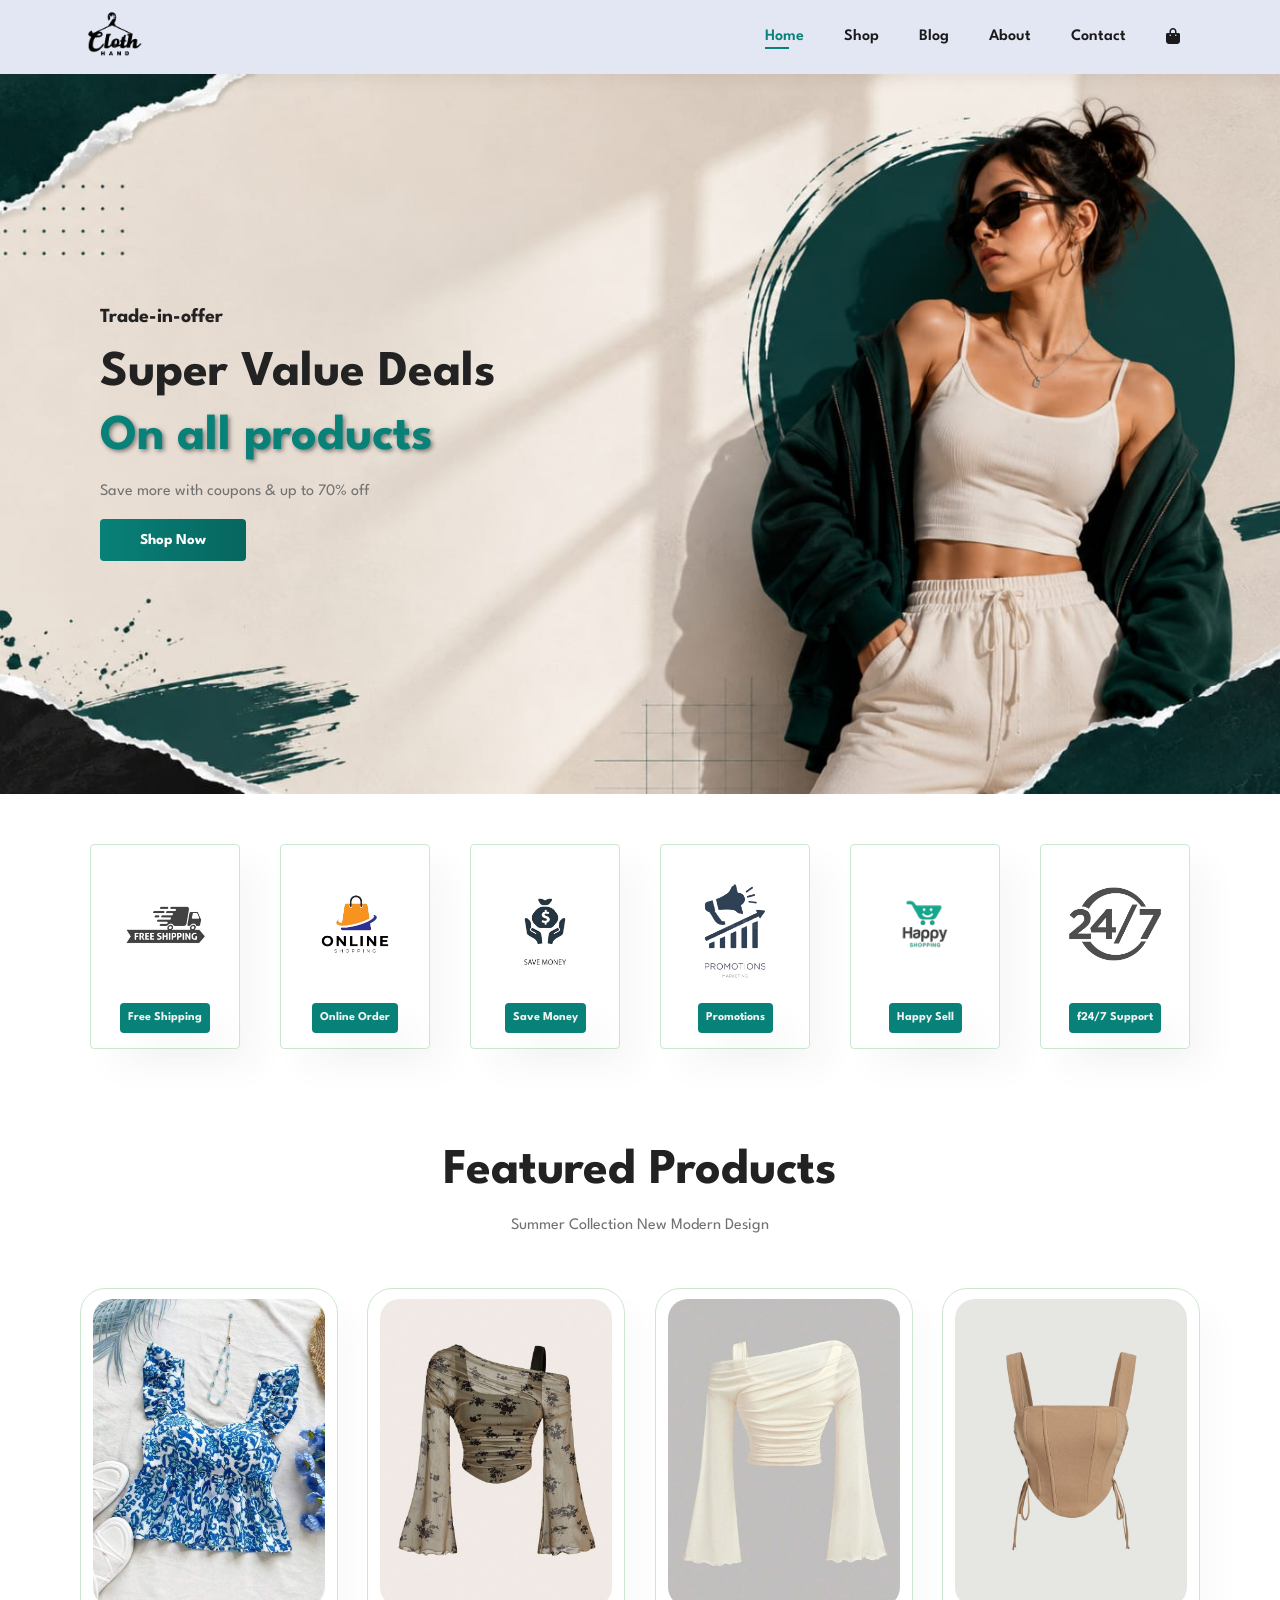
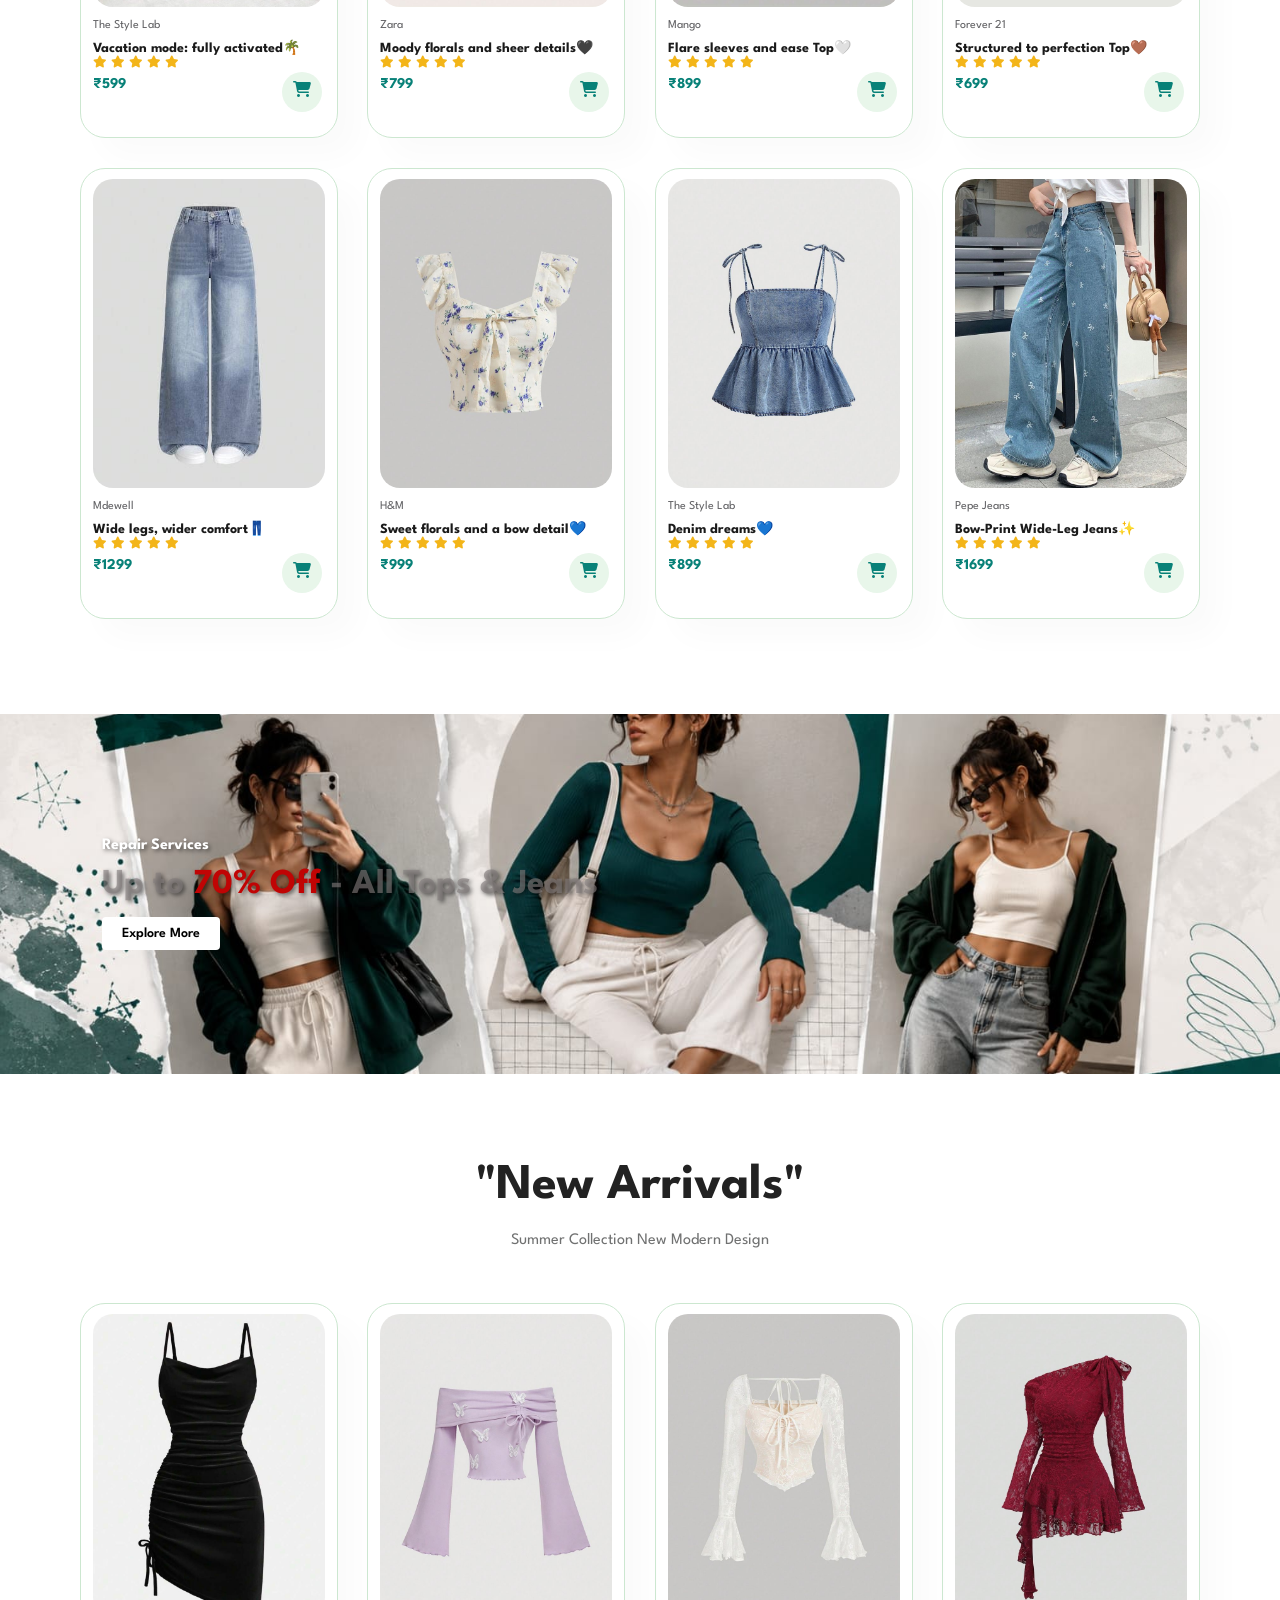
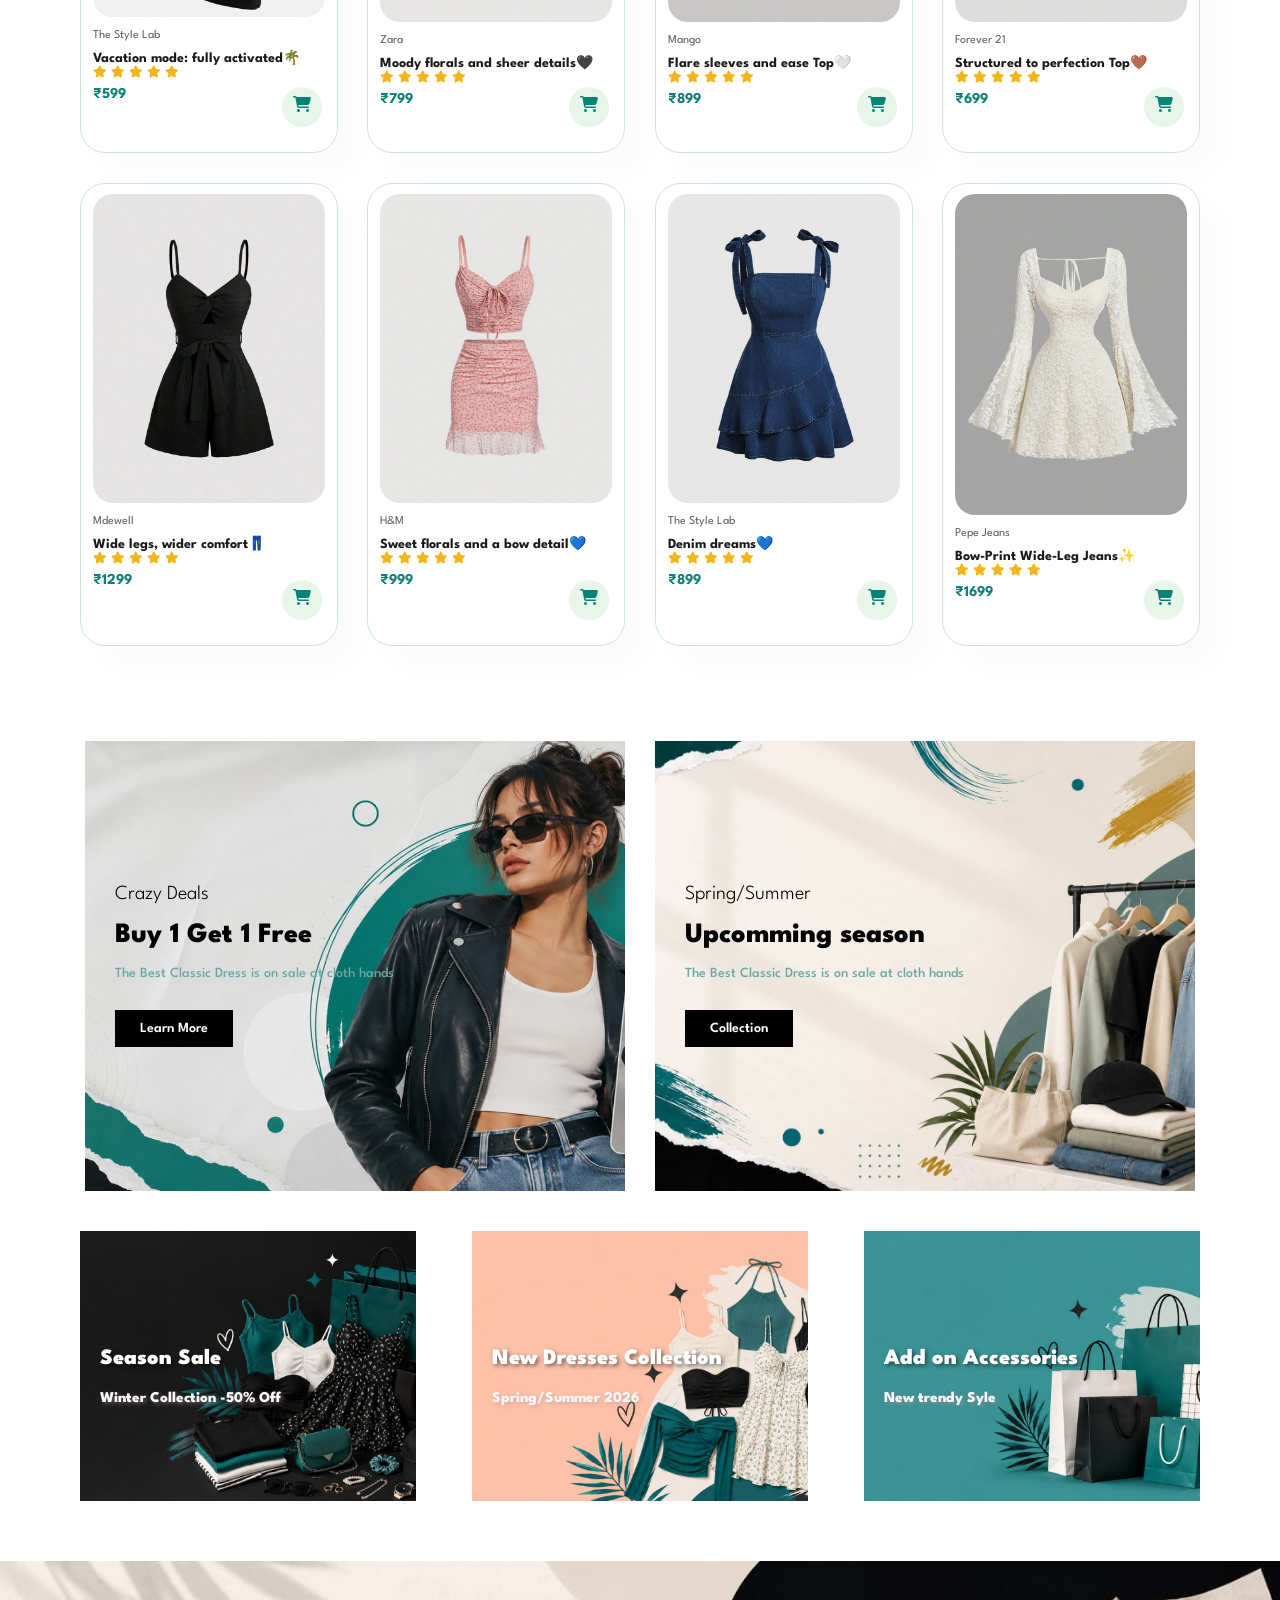
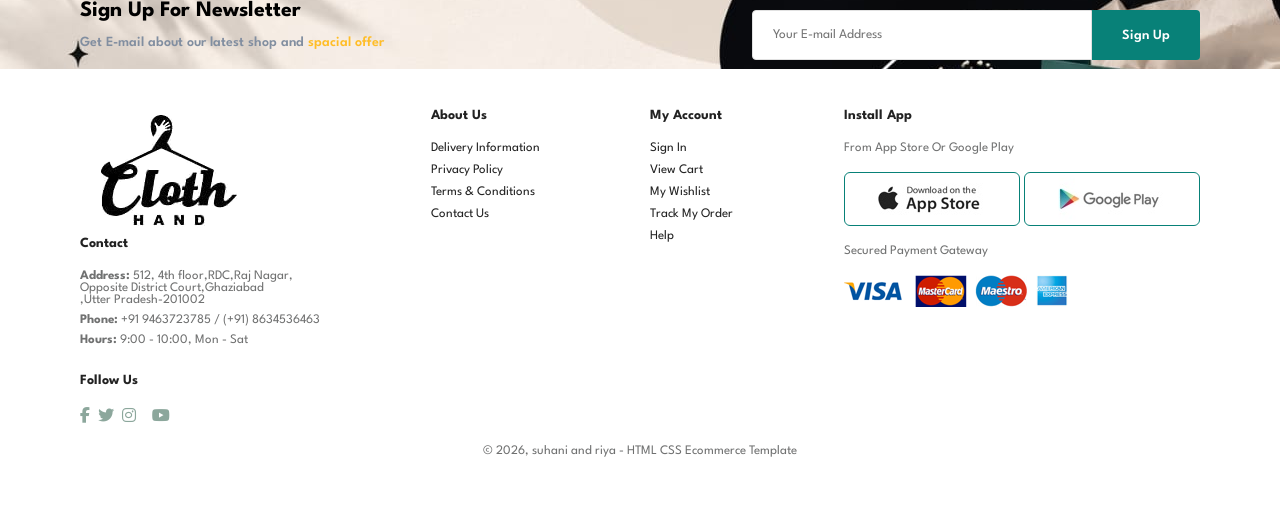
<file: index.html>
<!DOCTYPE html>
<html lang="en">

<head>
    <meta charset="UTF-8">
    <meta http-equiv="X-UA-compatible" content="IE-edge">
    <meta name="viewport" content="width=device-width, initial-scale=1.0">
     <title>Ecommerce website</title>
     <link rel="stylesheet" href="https://cdnjs.cloudflare.com/ajax/libs/font-awesome/6.5.1/css/all.min.css">
     <link rel="stylesheet" href="style.css">
     </head>
     <body>

        <section id="header">
            <a href="index.html"><img src="images/logo.png" class="logo" alt="Website logo"></a>
            <div>
                <ul id="navbar">
                    <li><a class="active" href="index.html">Home</a></li>
                    <li><a href="shop.html">Shop</a></li>
                    <li><a href="blog.html">Blog</a></li>
                    <li><a href="about.html">About</a></li>
                    <li><a href="contact.html">Contact</a></li>
                    <li id="lg-bag"><a href="cart.html"><i class="fa-solid fa-bag-shopping"></i></a></li>
                    <a href="#" id="close"><i class="fa fa-close"></i></a>
            </ul>
            </div>
            <div id="mobile">
                <a href="cart.html"><i class="fa-solid fa-bag-shopping"></i></a>
                <i id="bar" class="fas fa-outdent"></i>
            </div>
                  </section>

                  <section id="hero">
                    <h4>Trade-in-offer</h4>
                    <h2>Super Value Deals</h2>
                    <h1>On all products</h1>
                    <p>Save more with coupons & up to 70% off</p>
                    <button>Shop Now</button>
                  </section>

                  <section id="feature" class="section-p1">
                    <div class="fe-box">
                        <Img src="images/FEATURE1.png" alt="free Shipping">
                            <h6>Free Shipping</h6>
                    </div>
                    <div class="fe-box">
                        <Img src="images/FEATURE2.png" alt="free Shipping">
                            <h6>Online Order</h6>
                    </div>
                    <div class="fe-box">
                        <Img src="images/FEATURE 3.png" alt="free Shipping">
                            <h6>Save Money</h6>
                    </div>
                    <div class="fe-box">
                        <Img src="images/FEATURE4.png" alt="free Shipping">
                            <h6>Promotions</h6>
                    </div>
                    <div class="fe-box">
                        <Img src="images/FEATURE5.png" alt="free Shipping">
                            <h6>Happy Sell</h6>
                    </div>
                    <div class="fe-box">
                        <Img src="images/FEATURE6.png" alt="free Shipping">
                            <h6>f24/7 Support</h6>
                    </div>
                  </section>

                  <section id="product1" class="section-p1">
                    <h2>Featured Products</h2>
                    <p>Summer Collection New Modern Design</p>
                    <div class="pro-container">
                        <div class="Pro">
                            <img src="images/Product 1.jpeg" alt="">
                            <div class="des">
                                <span>The Style Lab</span>
                                <h5>Vacation mode: fully activated🌴</h5>
                                <div class="star">
                                    <i class="fas fa-star"></i>
                                    <i class="fas fa-star"></i>
                                    <i class="fas fa-star"></i>
                                    <i class="fas fa-star"></i>
                                    <i class="fas fa-star"></i>                                    
                                </div>
                                <h4>₹599</h4>
                            </div>
                            <a href="#" class="cart" title="Add To Cart"><i class="fa-solid fa-cart-shopping"></i></a>
                        </div>
                        <div class="Pro">
                            <img src="images/Product 2.jpeg" alt="">
                            <div class="des">
                                <span>Zara</span>
                                <h5>Moody florals and sheer details🖤</h5>
                                <div class="star">
                                    <i class="fas fa-star"></i>
                                    <i class="fas fa-star"></i>
                                    <i class="fas fa-star"></i>
                                    <i class="fas fa-star"></i>
                                    <i class="fas fa-star"></i>                                    
                                </div>
                                <h4>₹799</h4>
                            </div>
                            <a href="#" class="cart" title="Add To Cart"><i class="fa-solid fa-cart-shopping"></i></a>
                        </div>
                        <div class="Pro">
                            <img src="images/Product 3.jpeg" alt="">
                            <div class="des">
                                <span>Mango</span>
                                <h5>Flare sleeves and ease Top🤍</h5>
                                <div class="star">
                                    <i class="fas fa-star"></i>
                                    <i class="fas fa-star"></i>
                                    <i class="fas fa-star"></i>
                                    <i class="fas fa-star"></i>
                                    <i class="fas fa-star"></i>                                    
                                </div>
                                <h4>₹899</h4>
                            </div>
                            <a href="#" class="cart" title="Add To Cart"><i class="fa-solid fa-cart-shopping"></i></a>
                        </div>
                        <div class="Pro">
                            <img src="images/Product 4.jpeg" alt="">
                            <div class="des">
                                <span>Forever 21</span>
                                <h5>Structured to perfection Top🤎</h5>
                                <div class="star">
                                    <i class="fas fa-star"></i>
                                    <i class="fas fa-star"></i>
                                    <i class="fas fa-star"></i>
                                    <i class="fas fa-star"></i>
                                    <i class="fas fa-star"></i>                                    
                                </div>
                                <h4>₹699</h4>
                            </div>
                            <a href="#" class="cart" title="Add To Cart"><i class="fa-solid fa-cart-shopping"></i></a>
                        </div>
                        <div class="Pro">
                            <img src="images/Product 5.jpeg" alt="">
                            <div class="des">
                                <span>Mdewell</span>
                                <h5>Wide legs, wider comfort👖</h5>
                                <div class="star">
                                    <i class="fas fa-star"></i>
                                    <i class="fas fa-star"></i>
                                    <i class="fas fa-star"></i>
                                    <i class="fas fa-star"></i>
                                    <i class="fas fa-star"></i>                                    
                                </div>
                                <h4>₹1299</h4>
                            </div>
                            <a href="#" class="cart" title="Add To Cart"><i class="fa-solid fa-cart-shopping"></i></a>
                        </div>
                        <div class="Pro">
                            <img src="images/Product 6.jpeg" alt="">
                            <div class="des">
                                <span>H&M</span>
                                <h5>Sweet florals and a bow detail💙</h5>
                                <div class="star">
                                    <i class="fas fa-star"></i>
                                    <i class="fas fa-star"></i>
                                    <i class="fas fa-star"></i>
                                    <i class="fas fa-star"></i>
                                    <i class="fas fa-star"></i>                                    
                                </div>
                                <h4>₹999</h4>
                            </div>
                            <a href="#" class="cart" title="Add To Cart"><i class="fa-solid fa-cart-shopping"></i></a>
                        </div>
                        <div class="Pro">
                            <img src="images/Product 7.jpeg" alt="">
                            <div class="des">
                                <span>The Style Lab</span>
                                <h5>Denim dreams💙</h5>
                                <div class="star">
                                    <i class="fas fa-star"></i>
                                    <i class="fas fa-star"></i>
                                    <i class="fas fa-star"></i>
                                    <i class="fas fa-star"></i>
                                    <i class="fas fa-star"></i>                                    
                                </div>
                                <h4>₹899</h4>
                            </div>
                            <a href="#" class="cart" title="Add To Cart"><i class="fa-solid fa-cart-shopping"></i></a>
                        </div>
                        <div class="Pro">
                            <img src="images/Product 8.jpeg" alt="">
                            <div class="des">
                                <span>Pepe Jeans</span>
                                <h5>Bow-Print Wide-Leg Jeans✨</h5>
                                <div class="star">
                                    <i class="fas fa-star"></i>
                                    <i class="fas fa-star"></i>
                                    <i class="fas fa-star"></i>
                                    <i class="fas fa-star"></i>
                                    <i class="fas fa-star"></i>                                    
                                </div>
                                <h4>₹1699</h4>
                            </div>
                            <a href="#" class="cart" title="Add To Cart"><i class="fa-solid fa-cart-shopping"></i></a>
                        </div>
                    </div>
                  </section>  

                  <section id="banner" class="section-m1">
                    <h4>Repair Services</h4>
                    <h2>Up to <span>70% Off</span> - All Tops & Jeans</h2>
                    <button class="normal">Explore More</button>
                  </section>        

                   <section id="product1" class="section-p1">
                    <h2>"New Arrivals"</h2>
                    <p>Summer Collection New Modern Design</p>
                    <div class="pro-container">
                        <div class="Pro">
                            <img src="images/Product 9.jpeg" alt="">
                            <div class="des">
                                <span>The Style Lab</span>
                                <h5>Vacation mode: fully activated🌴</h5>
                                <div class="star">
                                    <i class="fas fa-star"></i>
                                    <i class="fas fa-star"></i>
                                    <i class="fas fa-star"></i>
                                    <i class="fas fa-star"></i>
                                    <i class="fas fa-star"></i>                                    
                                </div>
                                <h4>₹599</h4>
                            </div>
                            <a href="#" class="cart" title="Add To Cart"><i class="fa-solid fa-cart-shopping"></i></a>
                        </div>
                        <div class="Pro">
                            <img src="images/Product 10.jpeg" alt="">
                            <div class="des">
                                <span>Zara</span>
                                <h5>Moody florals and sheer details🖤</h5>
                                <div class="star">
                                    <i class="fas fa-star"></i>
                                    <i class="fas fa-star"></i>
                                    <i class="fas fa-star"></i>
                                    <i class="fas fa-star"></i>
                                    <i class="fas fa-star"></i>                                    
                                </div>
                                <h4>₹799</h4>
                            </div>
                            <a href="#" class="cart" title="Add To Cart"><i class="fa-solid fa-cart-shopping"></i></a>
                        </div>
                        <div class="Pro">
                            <img src="images/Product 11.jpeg" alt="">
                            <div class="des">
                                <span>Mango</span>
                                <h5>Flare sleeves and ease Top🤍</h5>
                                <div class="star">
                                    <i class="fas fa-star"></i>
                                    <i class="fas fa-star"></i>
                                    <i class="fas fa-star"></i>
                                    <i class="fas fa-star"></i>
                                    <i class="fas fa-star"></i>                                    
                                </div>
                                <h4>₹899</h4>
                            </div>
                            <a href="#" class="cart" title="Add To Cart"><i class="fa-solid fa-cart-shopping"></i></a>
                        </div>
                        <div class="Pro">
                            <img src="images/Product 12.jpeg" alt="">
                            <div class="des">
                                <span>Forever 21</span>
                                <h5>Structured to perfection Top🤎</h5>
                                <div class="star">
                                    <i class="fas fa-star"></i>
                                    <i class="fas fa-star"></i>
                                    <i class="fas fa-star"></i>
                                    <i class="fas fa-star"></i>
                                    <i class="fas fa-star"></i>                                    
                                </div>
                                <h4>₹699</h4>
                            </div>
                            <a href="#" class="cart" title="Add To Cart"><i class="fa-solid fa-cart-shopping"></i></a>
                        </div>
                        <div class="Pro">
                            <img src="images/Product 13.jpeg" alt="">
                            <div class="des">
                                <span>Mdewell</span>
                                <h5>Wide legs, wider comfort👖</h5>
                                <div class="star">
                                    <i class="fas fa-star"></i>
                                    <i class="fas fa-star"></i>
                                    <i class="fas fa-star"></i>
                                    <i class="fas fa-star"></i>
                                    <i class="fas fa-star"></i>                                    
                                </div>
                                <h4>₹1299</h4>
                            </div>
                            <a href="#" class="cart" title="Add To Cart"><i class="fa-solid fa-cart-shopping"></i></a>
                        </div>
                        <div class="Pro">
                            <img src="images/Product 14.jpeg" alt="">
                            <div class="des">
                                <span>H&M</span>
                                <h5>Sweet florals and a bow detail💙</h5>
                                <div class="star">
                                    <i class="fas fa-star"></i>
                                    <i class="fas fa-star"></i>
                                    <i class="fas fa-star"></i>
                                    <i class="fas fa-star"></i>
                                    <i class="fas fa-star"></i>                                    
                                </div>
                                <h4>₹999</h4>
                            </div>
                            <a href="#" class="cart" title="Add To Cart"><i class="fa-solid fa-cart-shopping"></i></a>
                        </div>
                        <div class="Pro">
                            <img src="images/Product 15.jpeg" alt="">
                            <div class="des">
                                <span>The Style Lab</span>
                                <h5>Denim dreams💙</h5>
                                <div class="star">
                                    <i class="fas fa-star"></i>
                                    <i class="fas fa-star"></i>
                                    <i class="fas fa-star"></i>
                                    <i class="fas fa-star"></i>
                                    <i class="fas fa-star"></i>                                    
                                </div>
                                <h4>₹899</h4>
                            </div>
                            <a href="#" class="cart" title="Add To Cart"><i class="fa-solid fa-cart-shopping"></i></a>
                        </div>
                        <div class="Pro">
                            <img src="images/Product 16.jpeg" alt="">
                            <div class="des">
                                <span>Pepe Jeans</span>
                                <h5>Bow-Print Wide-Leg Jeans✨</h5>
                                <div class="star">
                                    <i class="fas fa-star"></i>
                                    <i class="fas fa-star"></i>
                                    <i class="fas fa-star"></i>
                                    <i class="fas fa-star"></i>
                                    <i class="fas fa-star"></i>                                    
                                </div>
                                <h4>₹1699</h4>
                            </div>
                            <a href="#" class="cart" title="Add To Cart"><i class="fa-solid fa-cart-shopping"></i></a>
                        </div>
                    </div>
                  </section>

                  <section id="sm-banner" class="section-p1">
                    <div class="banner-box">
                        <h4>Crazy Deals</h4>
                        <h2>Buy 1 Get 1 Free</h2>
                        <span>The Best Classic Dress is on sale at cloth hands</span>
                        <button class="white">Learn More</button>
                        </div>
                    <div class="banner-box banner-box2">
                        <h4>Spring/Summer</h4>
                        <h2>Upcomming season</h2>
                        <span>The Best Classic Dress is on sale at cloth hands</span>
                        <button class="white">Collection</button>
                    </div>
                  </section>

                  <section id="banner3">
                    <div class="banner-box">
                        <h2>Season Sale </h2>
                        <h3>Winter Collection -50% Off</h3>
                    </div>
                    <div class="banner-box banner-box2">
                        <h2>New Dresses Collection</h2>
                        <h3>Spring/Summer 2026</h3>
                    </div>
                    <div class="banner-box banner-box3">
                        <h2>Add on Accessories</h2>
                        <h3>New trendy Syle</h3>
                    </div>
                  </section>

                  <section id="newsletter" class="section-p1 section-m1">
                    <div class="newstext">
                        <h4>Sign Up For Newsletter</h4>
                        <p>Get E-mail about our latest shop and <span>spacial offer</span></p>
                        </div>
                        <div id="form">
                            <input type="text" placeholder="Your E-mail Address">
                            <button class="normal">Sign Up</button>
                        </div>
                    </div>
                  </section>

                  <footer class="section-p1">
                    <div class="col">
                        <img src="images/logo.png" alt="">
                        <h4>Contact</h4>
                        <p><strong>Address: </strong>512, 4th floor,RDC,Raj Nagar,
                        <br>Opposite District Court,Ghaziabad<br>,Utter Pradesh-201002</p>
                        <p><strong>Phone: </strong> +91 9463723785 / (+91) 8634536463</p>
                        <p><strong>Hours: </strong> 9:00 - 10:00, Mon - Sat</p>
                        <div class="follow">
                            <h4>Follow Us</h4>
                            <div class="icon">
                                <i class="fab fa-facebook-f"></i>
                                <i class="fab fa-twitter"></i>
                                <i class="fab fa-instagram"></i>
                                <i class="fab fa-pintrest"></i>
                                <i class="fab fa-youtube"></i>
                            </div>
                        </div>
                   </div>
                   <div class="col">
                    <h4>About Us</h4>
                    <a href="#">Delivery Information</a>
                    <a href="#">Privacy Policy</a>
                    <a href="#">Terms & Conditions</a>
                    <a href="#">Contact Us</a>
                   </div>
                   <div class="col">
                    <h4>My Account</h4>
                    <a href="#">Sign In</a>
                    <a href="#">View Cart</a>
                    <a href="#">My Wishlist</a>
                    <a href="#">Track My Order</a>
                    <a href="#">Help</a>
                   </div>
                   <div class="col install">
                    <h4>Install App</h4>
                    <p>From App Store Or Google Play</p>
                    <div class="row">
                        <img src="images/app1.jpg" alt="">
                        <img src="images/app2.jpg" alt="">
                    </div>
                    <p>Secured Payment Gateway</p>
                    <img src="images/gateway.png" alt="">
                   </div>
                   <div class="copyright">
                    <p>© 2026, suhani and riya - HTML CSS Ecommerce Template </p>
                   </div>
                  </footer>
        <script src="script.js"> </script>
        </body>
        </html>
</file>
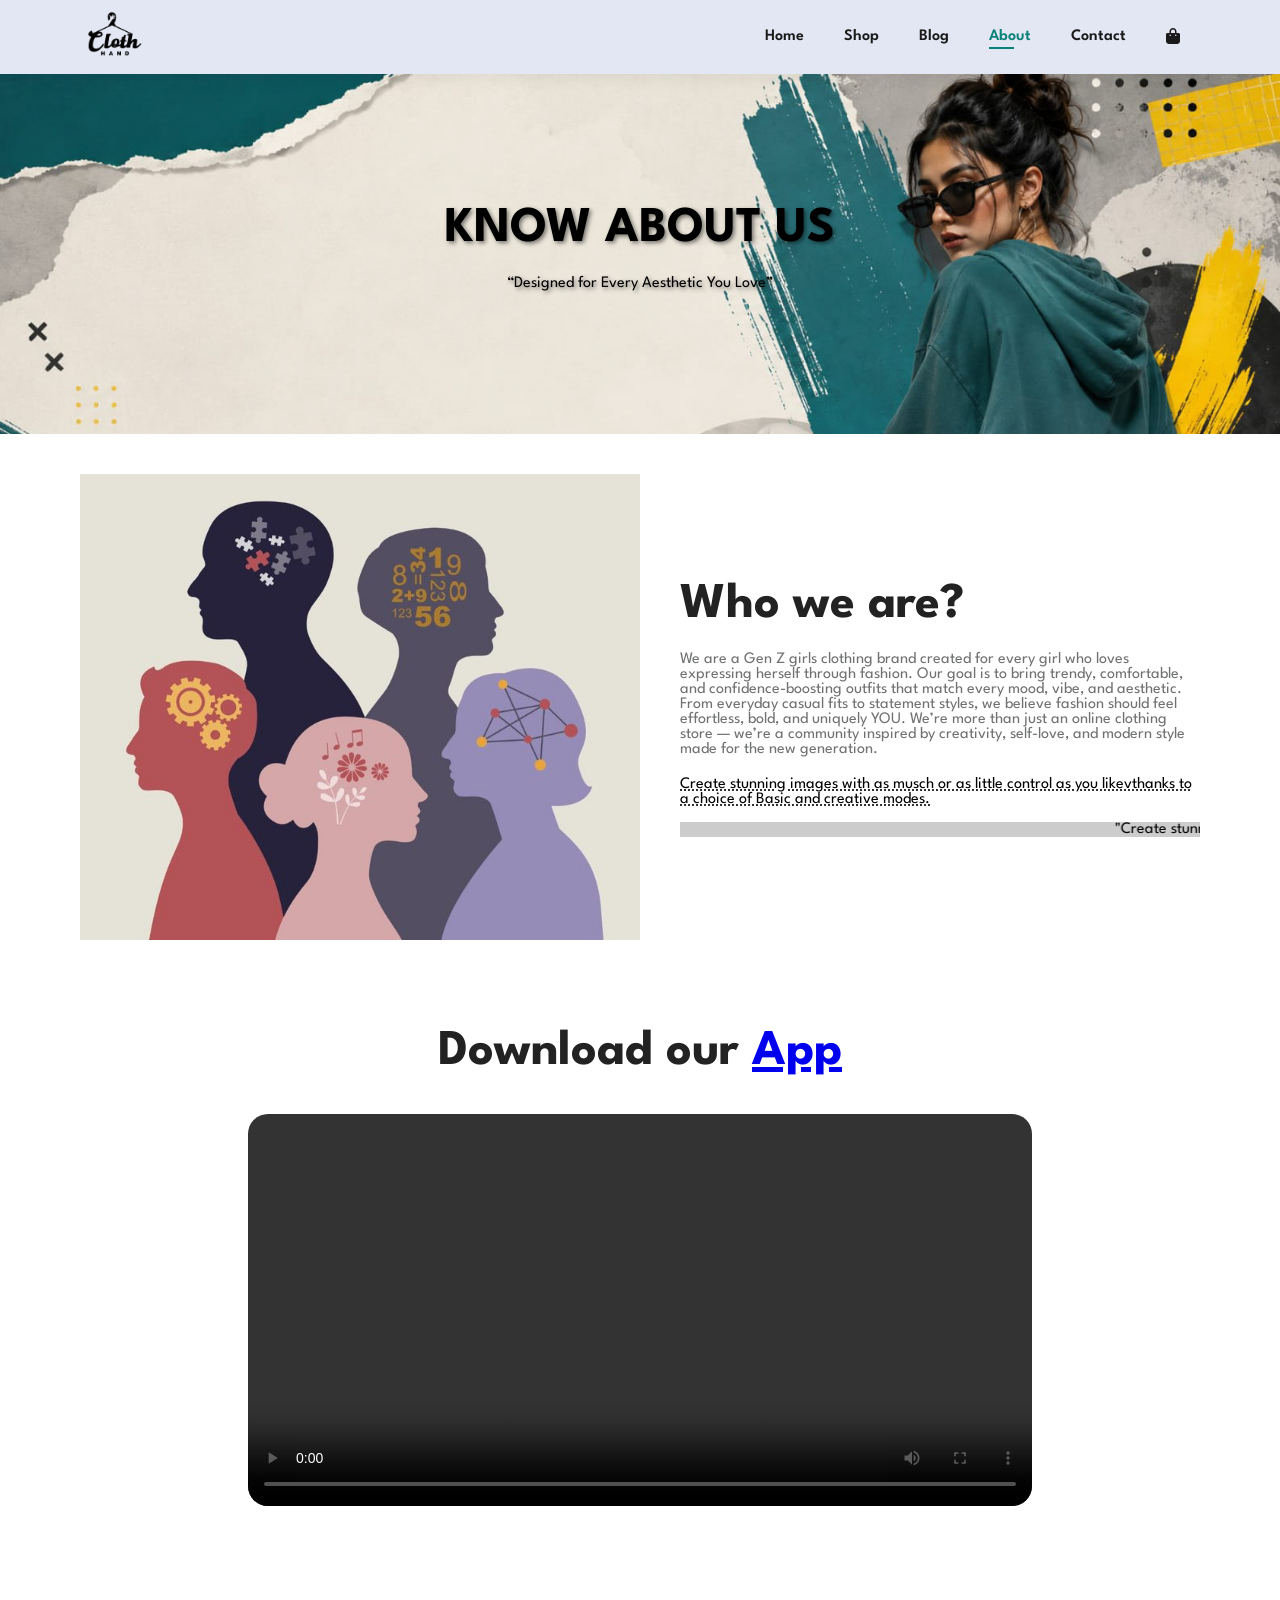
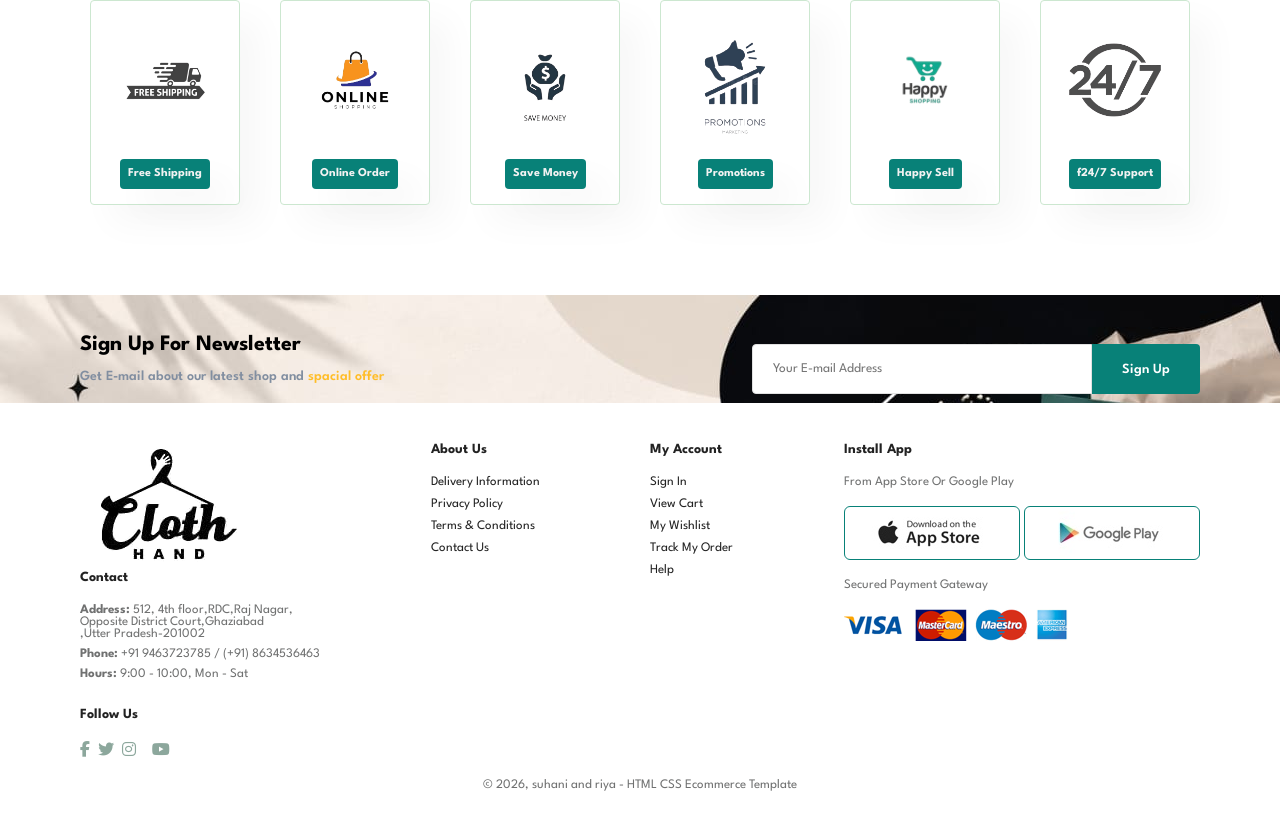
<file: about.html>
<!DOCTYPE html>
<html lang="en">

<head>
    <meta charset="UTF-8">
    <meta http-equiv="X-UA-compatible" content="IE-edge">
    <meta name="viewport" content="width=device-width, initial-scale=1.0">
     <title>Ecommerce website</title>
     <link rel="stylesheet" href="https://cdnjs.cloudflare.com/ajax/libs/font-awesome/6.5.1/css/all.min.css">
     <link rel="stylesheet" href="style.css">
     </head>
     <body>

        <section id="header">
            <a href="index.html"><img src="images/logo.png" class="logo" alt="Website logo"></a>
            <div>
                <ul id="navbar">
                    <li><a href="index.html">Home</a></li>
                    <li><a href="shop.html">Shop</a></li>
                    <li><a href="blog.html">Blog</a></li>
                    <li><a class="active" href="about.html">About</a></li>
                    <li><a href="contact.html">Contact</a></li>
                    <li><a href="cart.html"><i class="fa-solid fa-bag-shopping"></i></a></li>
            </ul>
            </div>
                  </section>

                  <section id="page3-header" class="about-header">
                    
                    <h2>KNOW ABOUT US</h2>
                    
                    <p>“Designed for Every Aesthetic You Love”</p>
                    
                  </section>

                  <section id="about-head" class="section-p1">
                    <img src="images/about b2.jpeg" alt="">
                    <div>
                        <h2>Who we are?</h2>
                        <p>We are a Gen Z girls clothing brand created 
                           for every girl who loves expressing herself
                           through fashion. Our goal is to bring trendy,
                           comfortable, and confidence-boosting outfits
                           that match every mood, vibe, and aesthetic.
                           From everyday casual fits to statement styles,
                           we believe fashion should feel effortless, bold,
                           and uniquely YOU. We’re more than just an
                           online clothing store — we’re a community
                           inspired by creativity, self-love, and modern
                           style made for the new generation.</p>

                           <abbr title="">Create stunning images with as musch or as little control as you
                           likevthanks to a choice of Basic and creative modes.</abbr>

                           <br><br>

                           <marquee bgcolor="#ccc" loop="-1" scrollamount="5" width="100%">"Create stunning images with as musch or as little control as you
                           likevthanks to a choice of Basic and creative modes" ></marquee>
                    </div>
                  </section>

                  <section id="about-app" class="section-p1">
                    <h1>Download our <a href="#">App</a></h1>
                    <div class="video">
                        <video loop controls src="images/about video.mp4"></video>
                    </div>
                  </section>

                   <section id="feature" class="section-p1">
                    <div class="fe-box">
                        <Img src="images/FEATURE1.png" alt="free Shipping">
                            <h6>Free Shipping</h6>
                    </div>
                    <div class="fe-box">
                        <Img src="images/FEATURE2.png" alt="free Shipping">
                            <h6>Online Order</h6>
                    </div>
                    <div class="fe-box">
                        <Img src="images/FEATURE 3.png" alt="free Shipping">
                            <h6>Save Money</h6>
                    </div>
                    <div class="fe-box">
                        <Img src="images/FEATURE4.png" alt="free Shipping">
                            <h6>Promotions</h6>
                    </div>
                    <div class="fe-box">
                        <Img src="images/FEATURE5.png" alt="free Shipping">
                            <h6>Happy Sell</h6>
                    </div>
                    <div class="fe-box">
                        <Img src="images/FEATURE6.png" alt="free Shipping">
                            <h6>f24/7 Support</h6>
                    </div>
                  </section>

                   <section id="newsletter" class="section-p1 section-m1">
                    <div class="newstext">
                        <h4>Sign Up For Newsletter</h4>
                        <p>Get E-mail about our latest shop and <span>spacial offer</span></p>
                        </div>
                        <div id="form">
                            <input type="text" placeholder="Your E-mail Address">
                            <button class="normal">Sign Up</button>
                        </div>
                    </div>
                  </section>
                  
                  <footer class="section-p1">
                    <div class="col">
                        <img src="images/logo.png" alt="">
                        <h4>Contact</h4>
                        <p><strong>Address: </strong>512, 4th floor,RDC,Raj Nagar,
                        <br>Opposite District Court,Ghaziabad<br>,Utter Pradesh-201002</p>
                        <p><strong>Phone: </strong> +91 9463723785 / (+91) 8634536463</p>
                        <p><strong>Hours: </strong> 9:00 - 10:00, Mon - Sat</p>
                        <div class="follow">
                            <h4>Follow Us</h4>
                            <div class="icon">
                                <i class="fab fa-facebook-f"></i>
                                <i class="fab fa-twitter"></i>
                                <i class="fab fa-instagram"></i>
                                <i class="fab fa-pintrest"></i>
                                <i class="fab fa-youtube"></i>
                            </div>
                        </div>
                   </div>
                   <div class="col">
                    <h4>About Us</h4>
                    <a href="#">Delivery Information</a>
                    <a href="#">Privacy Policy</a>
                    <a href="#">Terms & Conditions</a>
                    <a href="#">Contact Us</a>
                   </div>
                   <div class="col">
                    <h4>My Account</h4>
                    <a href="#">Sign In</a>
                    <a href="#">View Cart</a>
                    <a href="#">My Wishlist</a>
                    <a href="#">Track My Order</a>
                    <a href="#">Help</a>
                   </div>
                   <div class="col install">
                    <h4>Install App</h4>
                    <p>From App Store Or Google Play</p>
                    <div class="row">
                        <img src="images/app1.jpg" alt="">
                        <img src="images/app2.jpg" alt="">
                    </div>
                    <p>Secured Payment Gateway</p>
                    <img src="images/gateway.png" alt="">
                   </div>
                   <div class="copyright">
                    <p>© 2026, suhani and riya - HTML CSS Ecommerce Template </p>
                   </div>
                  </footer>
        <script src="script.js"> </script>
        </body>
        </html>
</file>
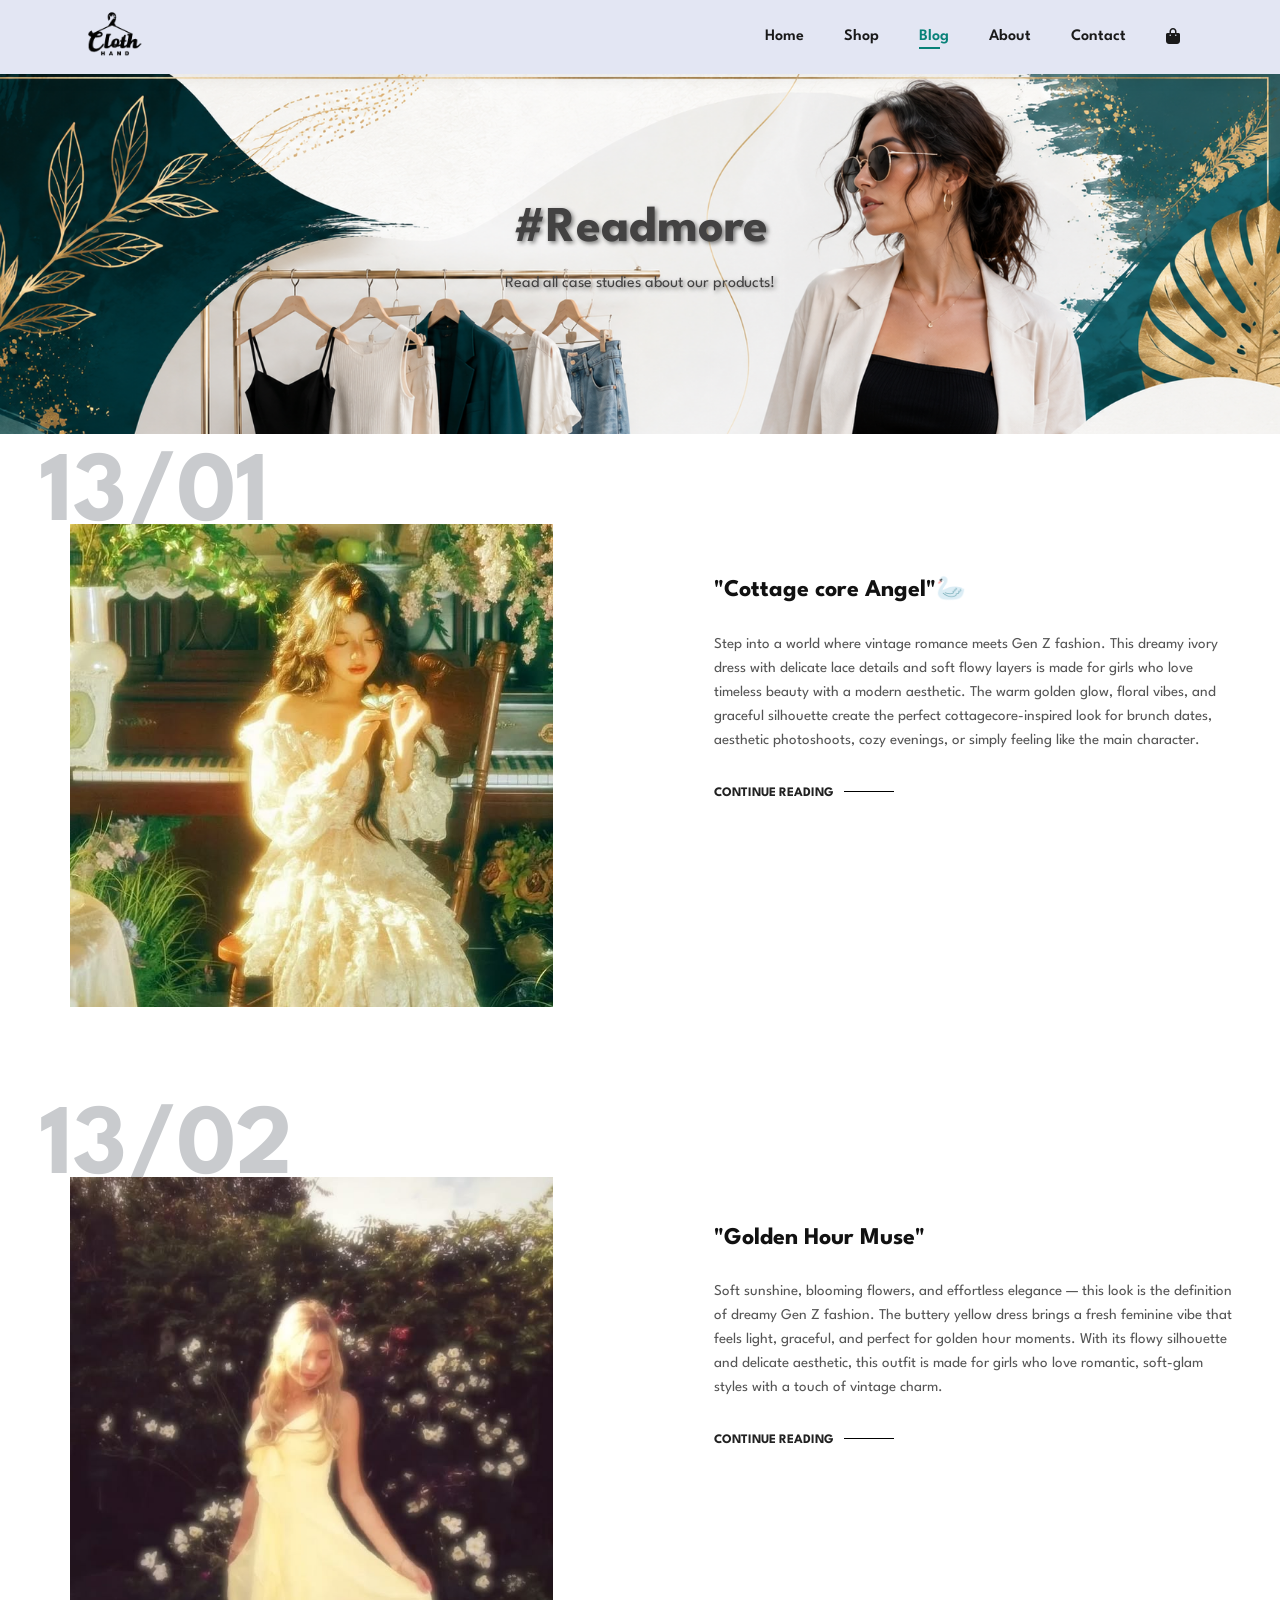
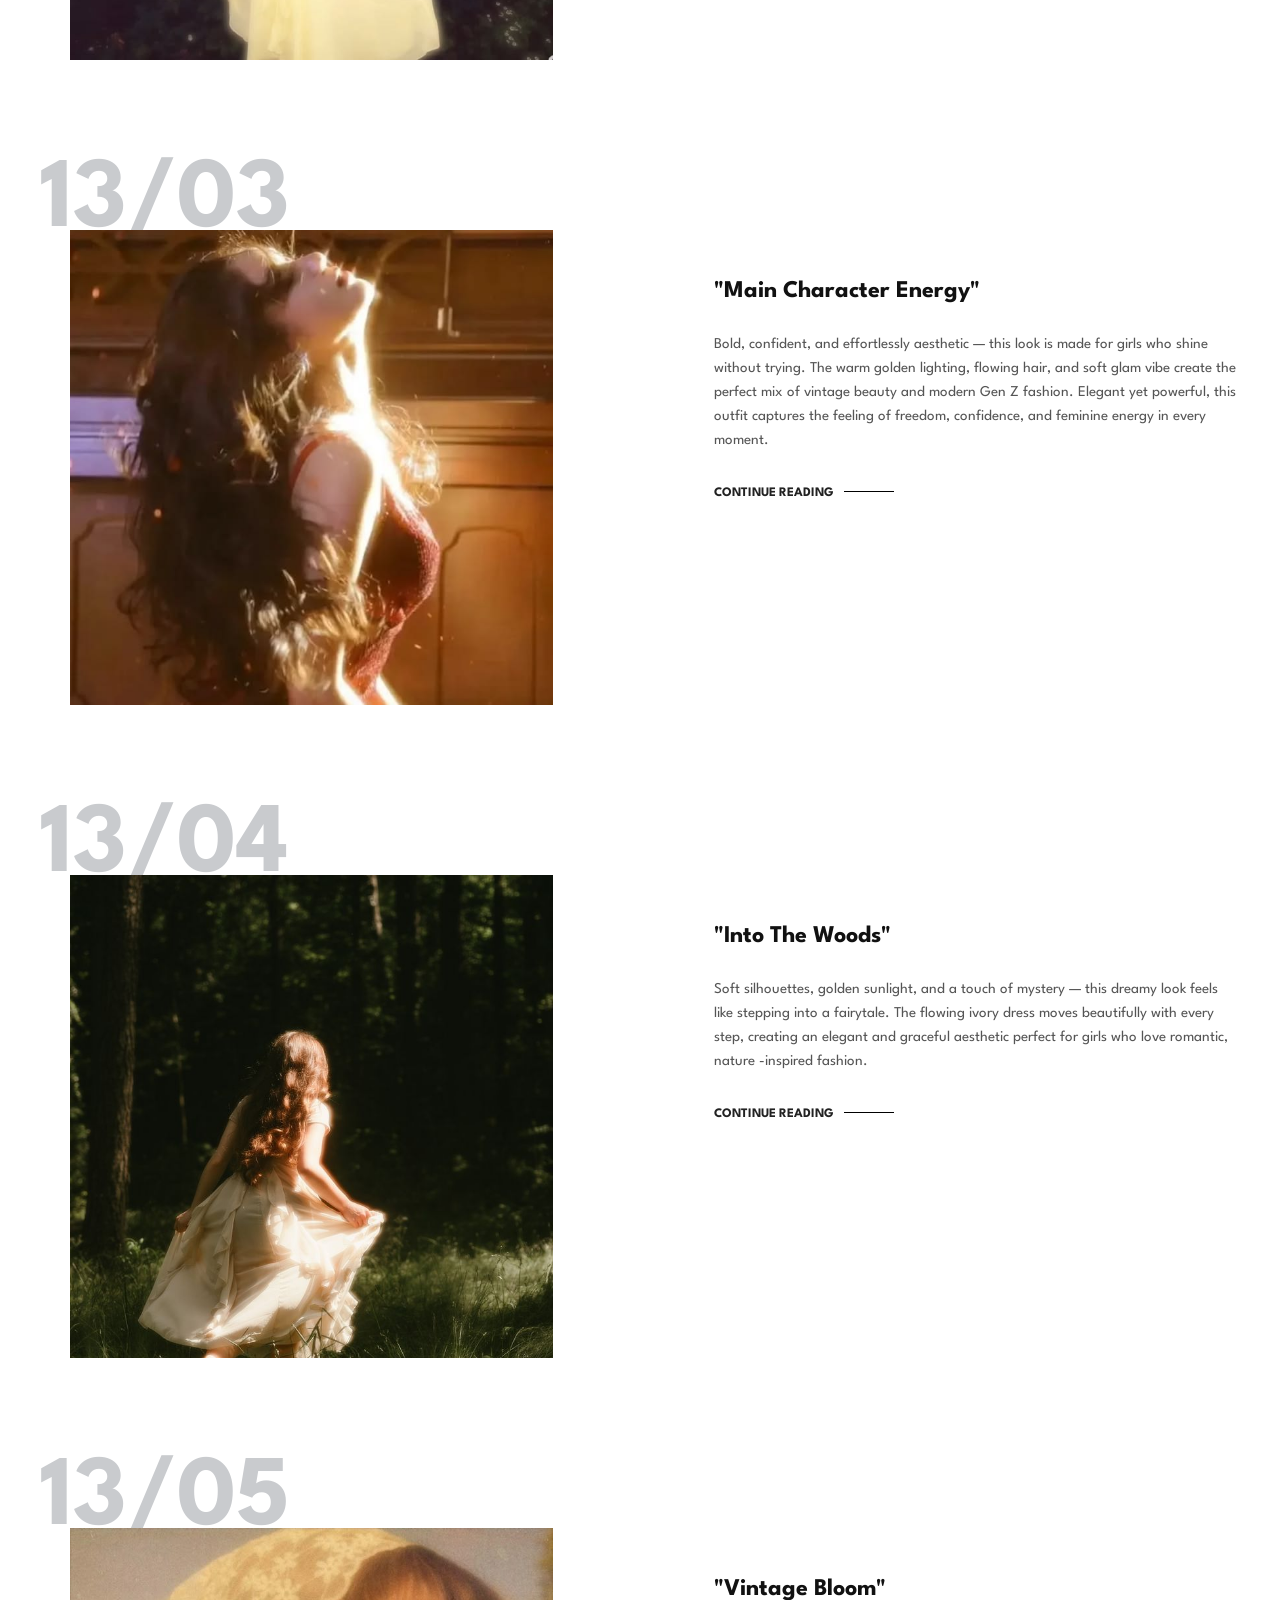
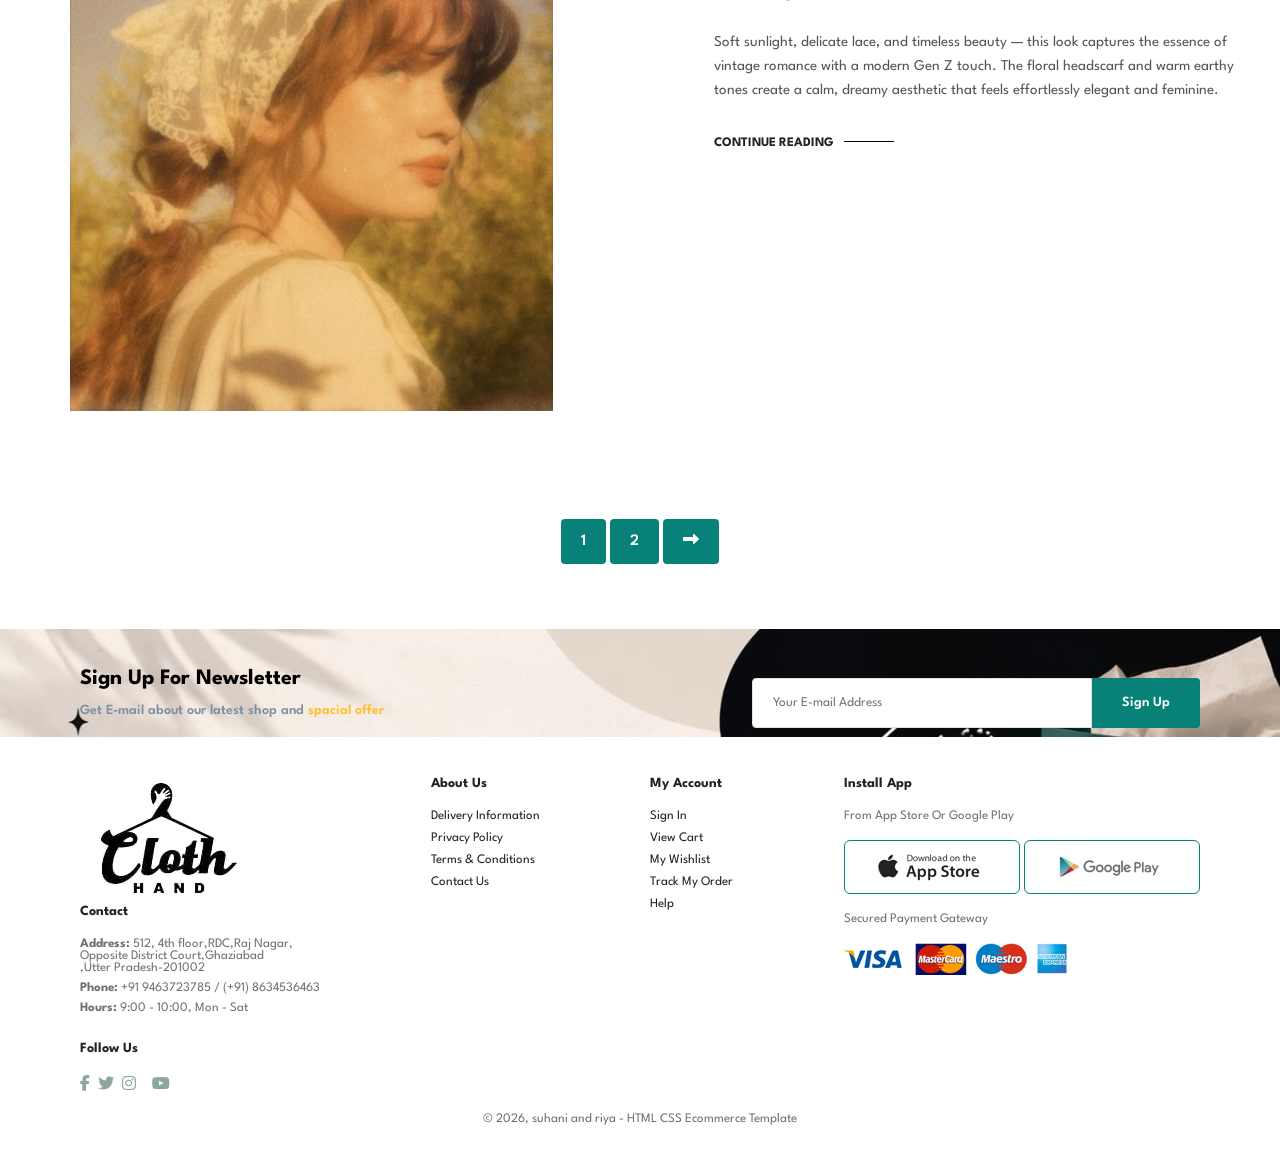
<file: blog.html>
<!DOCTYPE html>
<html lang="en">

<head>
    <meta charset="UTF-8">
    <meta http-equiv="X-UA-compatible" content="IE-edge">
    <meta name="viewport" content="width=device-width, initial-scale=1.0">
     <title>Ecommerce website</title>
     <link rel="stylesheet" href="https://cdnjs.cloudflare.com/ajax/libs/font-awesome/6.5.1/css/all.min.css">
     <link rel="stylesheet" href="style.css">
     </head>
     <body>

        <section id="header">
            <a href="index.html"><img src="images/logo.png" class="logo" alt="Website logo"></a>
            <div>
                <ul id="navbar">
                    <li><a href="index.html">Home</a></li>
                    <li><a href="shop.html">Shop</a></li>
                    <li><a class="active" href="blog.html">Blog</a></li>
                    <li><a href="about.html">About</a></li>
                    <li><a href="contact.html">Contact</a></li>
                    <li><a href="cart.html"><i class="fa-solid fa-bag-shopping"></i></a></li>
            </ul>
            </div>
                  </section>

                  <section id="page2-header" class="blog-header">
                    
                    <h2>#Readmore</h2>
                    
                    <p>Read all case studies about our products!</p>
                    
                  </section>

                  <section id="blog">
                    <div class="blog-box">
                        <div class="blog-img">
                            <img src="images/blog b1.jpeg" alt="">
                        </div>
                        <div class="blog-details">
                            <h4>"Cottage core Angel"🦢</h4>
                            <P>Step into a world where vintage romance
                               meets Gen Z fashion. This dreamy ivory dress
                               with delicate lace details and soft flowy layers
                               is made for girls who love timeless beauty
                               with a modern aesthetic. The warm golden
                               glow, floral vibes, and graceful silhouette
                               create the perfect cottagecore-inspired look
                               for brunch dates, aesthetic photoshoots, cozy
                               evenings, or simply feeling like the main 
                               character.</P>
                            <a href="#">CONTINUE READING</a>
                        </div>
                        <h1>13/01</h1>
                    </div>
                    <div class="blog-box">
                        <div class="blog-img">
                            <img src="images/blog b2.jpeg" alt="">
                        </div>
                        <div class="blog-details">
                            <h4>"Golden Hour Muse"</h4>
                            <P>Soft sunshine, blooming flowers,
                               and effortless elegance — this look is the
                               definition of dreamy Gen Z fashion. The
                               buttery yellow dress brings a fresh feminine
                               vibe that feels light, graceful, and perfect for
                               golden hour moments. With its flowy
                               silhouette and delicate aesthetic, this outfit is
                               made for girls who love romantic, soft-glam
                               styles with a touch of vintage charm.</P>
                            <a href="#">CONTINUE READING</a>
                        </div>
                        <h1>13/02</h1>
                    </div>
                    <div class="blog-box">
                        <div class="blog-img">
                            <img src="images/bloh b3.jpeg" alt="">
                        </div>
                        <div class="blog-details">
                            <h4>"Main Character Energy"</h4>
                            <P>Bold, confident, and effortlessly aesthetic —
                               this look is made for girls who shine without
                               trying. The warm golden lighting, flowing hair,
                               and soft glam vibe create the perfect mix of
                               vintage beauty and modern Gen Z fashion.
                               Elegant yet powerful, this outfit captures the
                               feeling of freedom, confidence, and feminine
                               energy in every moment.</P>
                            <a href="#">CONTINUE READING</a>
                        </div>
                        <h1>13/03</h1>
                    </div>
                    <div class="blog-box">
                        <div class="blog-img">
                            <img src="images/blog b4.jpeg" alt="">
                        </div>
                        <div class="blog-details">
                            <h4>"Into The Woods"</h4>
                            <P>Soft silhouettes, golden sunlight, and a touch
                               of mystery — this dreamy look feels like
                               stepping into a fairytale. The flowing ivory
                               dress moves beautifully with every step,
                               creating an elegant and graceful aesthetic
                               perfect for girls who love romantic, nature
                               -inspired fashion.</P>
                            <a href="#">CONTINUE READING</a>
                        </div>
                        <h1>13/04</h1>
                    </div>
                    <div class="blog-box">
                        <div class="blog-img">
                            <img src="images/blog b5.jpeg" alt="">
                        </div>
                        <div class="blog-details">
                            <h4>"Vintage Bloom"</h4>
                            <P>Soft sunlight, delicate lace, and timeless
                               beauty — this look captures the essence of
                               vintage romance with a modern Gen Z touch.
                               The floral headscarf and warm earthy tones
                               create a calm, dreamy aesthetic that feels
                               effortlessly elegant and feminine.</P>
                            <a href="#">CONTINUE READING</a>
                        </div>
                        <h1>13/05</h1>
                    </div>
                  </section>

                  <section id="pagination" class="section-p1">
                    <a href="#">1</a>
                    <a href="#">2</a>
                    <a href="#"><i class="fas fa-long-arrow-alt-right"></i></a>
                  </section>

                  <section id="newsletter" class="section-p1 section-m1">
                    <div class="newstext">
                        <h4>Sign Up For Newsletter</h4>
                        <p>Get E-mail about our latest shop and <span>spacial offer</span></p>
                        </div>
                        <div id="form">
                            <input type="text" placeholder="Your E-mail Address">
                            <button class="normal">Sign Up</button>
                        </div>
                    </div>
                  </section>

                  <footer class="section-p1">
                    <div class="col">
                        <img src="images/logo.png" alt="">
                        <h4>Contact</h4>
                        <p><strong>Address: </strong>512, 4th floor,RDC,Raj Nagar,
                        <br>Opposite District Court,Ghaziabad<br>,Utter Pradesh-201002</p>
                        <p><strong>Phone: </strong> +91 9463723785 / (+91) 8634536463</p>
                        <p><strong>Hours: </strong> 9:00 - 10:00, Mon - Sat</p>
                        <div class="follow">
                            <h4>Follow Us</h4>
                            <div class="icon">
                                <i class="fab fa-facebook-f"></i>
                                <i class="fab fa-twitter"></i>
                                <i class="fab fa-instagram"></i>
                                <i class="fab fa-pintrest"></i>
                                <i class="fab fa-youtube"></i>
                            </div>
                        </div>
                   </div>
                   <div class="col">
                    <h4>About Us</h4>
                    <a href="#">Delivery Information</a>
                    <a href="#">Privacy Policy</a>
                    <a href="#">Terms & Conditions</a>
                    <a href="#">Contact Us</a>
                   </div>
                   <div class="col">
                    <h4>My Account</h4>
                    <a href="#">Sign In</a>
                    <a href="#">View Cart</a>
                    <a href="#">My Wishlist</a>
                    <a href="#">Track My Order</a>
                    <a href="#">Help</a>
                   </div>
                   <div class="col install">
                    <h4>Install App</h4>
                    <p>From App Store Or Google Play</p>
                    <div class="row">
                        <img src="images/app1.jpg" alt="">
                        <img src="images/app2.jpg" alt="">
                    </div>
                    <p>Secured Payment Gateway</p>
                    <img src="images/gateway.png" alt="">
                   </div>
                   <div class="copyright">
                    <p>© 2026, suhani and riya - HTML CSS Ecommerce Template </p>
                   </div>
                  </footer>
        <script src="script.js"> </script>
        </body>
        </html>
</file>
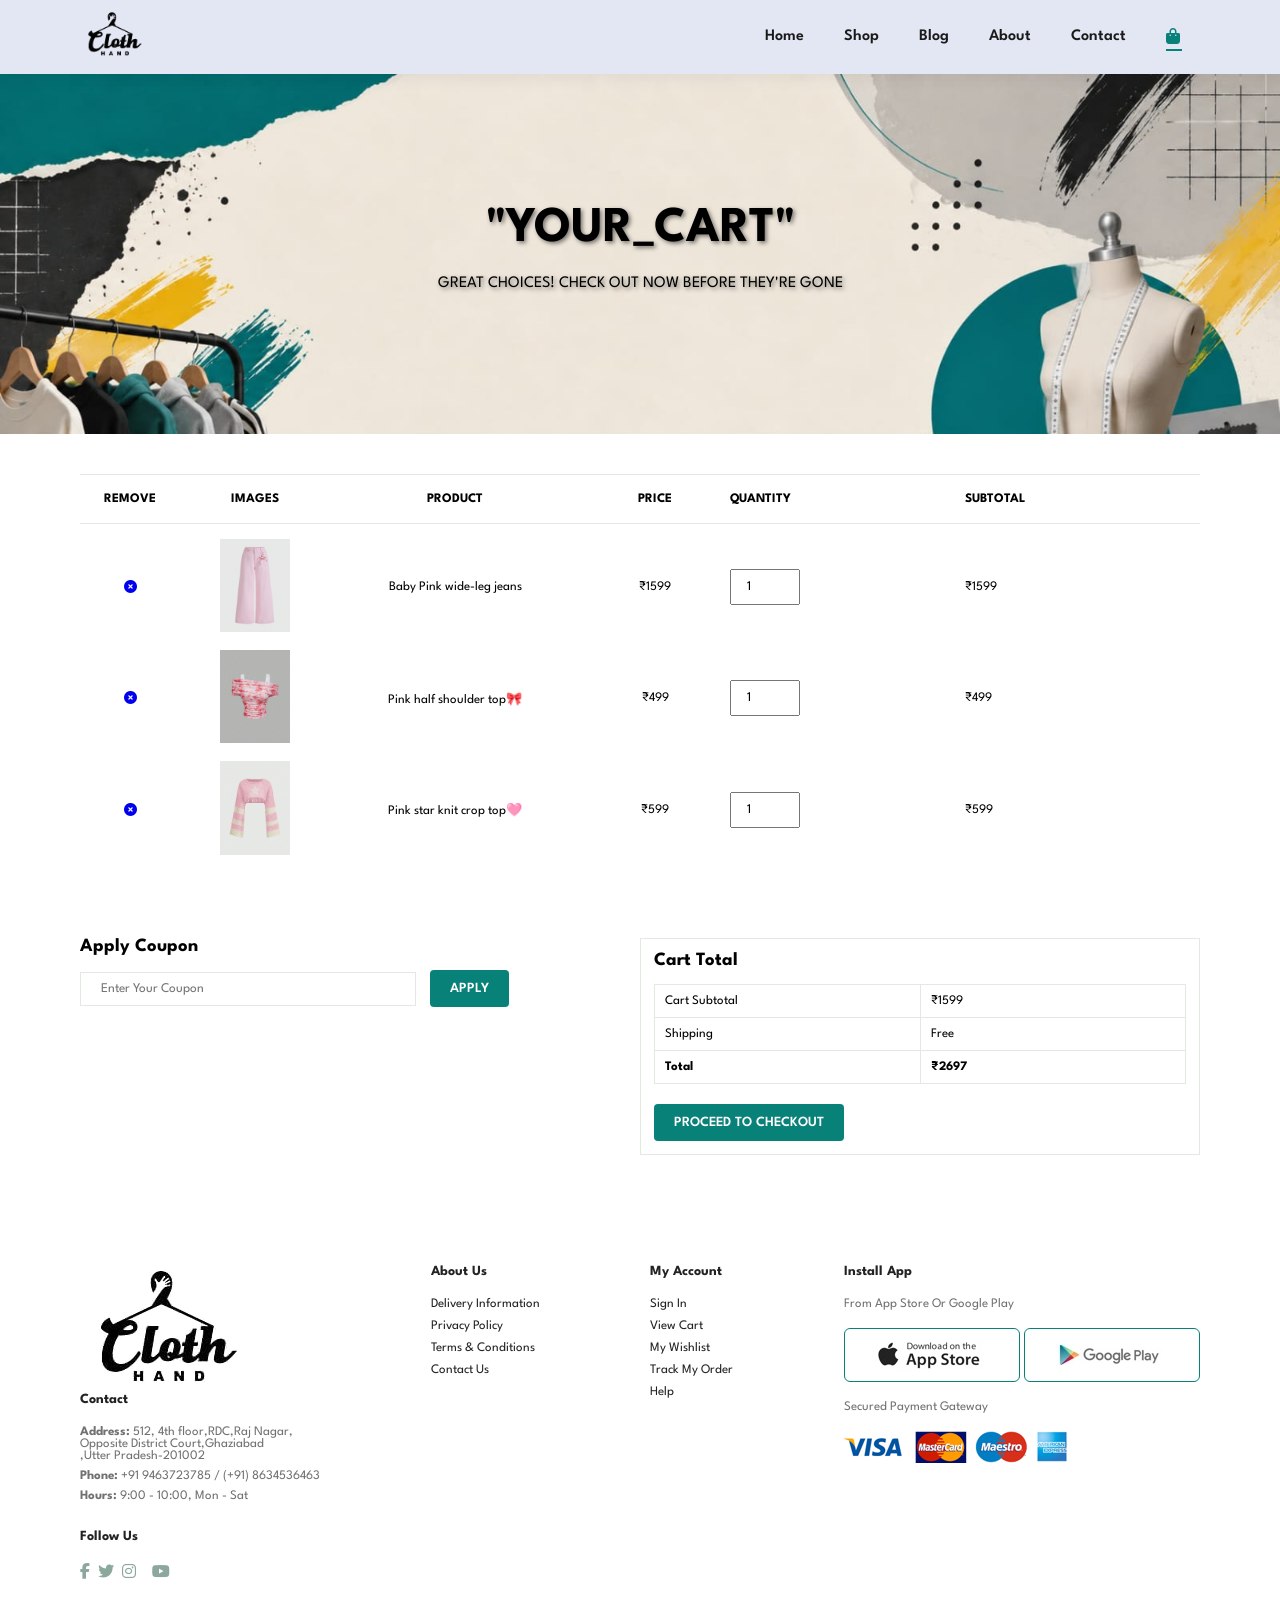
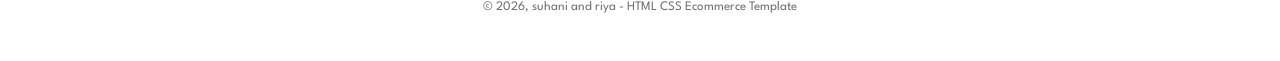
<file: cart.html>
<!DOCTYPE html>
<html lang="en">

<head>
    <meta charset="UTF-8">
    <meta http-equiv="X-UA-compatible" content="IE-edge">
    <meta name="viewport" content="width=device-width, initial-scale=1.0">
     <title>Ecommerce website</title>
     <link rel="stylesheet" href="https://cdnjs.cloudflare.com/ajax/libs/font-awesome/6.5.1/css/all.min.css">
     <link rel="stylesheet" href="style.css">
     </head>
     <body>

        <section id="header">
            <a href="index.html"><img src="images/logo.png" class="logo" alt="Website logo"></a>
            <div>
                <ul id="navbar">
                    <li><a href="index.html">Home</a></li>
                    <li><a href="shop.html">Shop</a></li>
                    <li><a href="blog.html">Blog</a></li>
                    <li><a href="about.html">About</a></li>
                    <li><a href="contact.html">Contact</a></li>
                    <li><a class="active" href="cart.html"><i class="fa-solid fa-bag-shopping"></i></a></li>
            </ul>
            </div>
                  </section>
 
                  <section id="page5-header" class="contact-header">
                    
                    <h2>"YOUR_CART"</h2>
                    
                    <p>GREAT CHOICES! CHECK OUT NOW BEFORE THEY'RE GONE</p>
                    
                  </section>

                 <section id="cart" class="section-p1">
                    <table width="100%">
                        <thead>
                            <tr>
                                <td>REMOVE</td>
                                <td>IMAGES</td>
                                 <td>PRODUCT</td>
                                 <td>PRICE</td>
                                 <td>QUANTITY</td>
                                 <td>SUBTOTAL</td>
                            </tr>
                        </thead>
                        <tbody>
                            <tr>
                            <td><a href="#"><i class="fa fa-times-circle"></i></a></tb>
                                <td><img src="images/Product 17 (2).jpeg" alt=""></td>
                                <td>Baby Pink wide-leg jeans</td>
                                <td>₹1599</td>
                                <td><input type="number" value="1"></td>
                                <td>₹1599</td>
                                </tr>
                                <tr>
                            <td><a href="#"><i class="fa fa-times-circle"></i></a></tb>
                                <td><img src="images/Product 20.jpeg" alt=""></td>
                                <td>Pink half shoulder top🎀</td>
                                <td>₹499</td>
                                <td><input type="number" value="1"></td>
                                <td>₹499</td>
                                </tr>
                                <tr>
                            <td><a href="#"><i class="fa fa-times-circle"></i></a></tb>
                                <td><img src="images/Product 21.jpeg" alt=""></td>
                                <td>Pink star knit crop top🩷</td>
                                <td>₹599</td>
                                <td><input type="number" value="1"></td>
                                <td>₹599</td>
                                </tr>
                        </tbody>
                    </table>
                 </section>

                 <section id="cart-add" class="section-p1">
                 <div id="coupon">
                    <h3>Apply Coupon</h3>
                    <div>
                   <input type="text" placeholder="Enter Your Coupon">
                   <button class="normal">APPLY</button>
                   </div>
                   </div>
                   <div id="subtotal">
                    <h3>Cart Total</h3>
                    <table>
                        <tr>
                            <td>Cart Subtotal</td>
                            <td>₹1599</td>
                        </tr>
                        <tr>
                            <td>Shipping</td>
                            <td>Free</td>
                        </tr>
                        <tr>
                            <td><strong>Total</strong></td>
                            <td><strong>₹2697</strong></td>
                        </tr>
                    </table>
                    <button class="normal">PROCEED TO CHECKOUT</button>
                   </div>
                </section>
                  
                  <footer class="section-p1">
                    <div class="col">
                        <img src="images/logo.png" alt="">
                        <h4>Contact</h4>
                        <p><strong>Address: </strong>512, 4th floor,RDC,Raj Nagar,
                        <br>Opposite District Court,Ghaziabad<br>,Utter Pradesh-201002</p>
                        <p><strong>Phone: </strong> +91 9463723785 / (+91) 8634536463</p>
                        <p><strong>Hours: </strong> 9:00 - 10:00, Mon - Sat</p>
                        <div class="follow">
                            <h4>Follow Us</h4>
                            <div class="icon">
                                <i class="fab fa-facebook-f"></i>
                                <i class="fab fa-twitter"></i>
                                <i class="fab fa-instagram"></i>
                                <i class="fab fa-pintrest"></i>
                                <i class="fab fa-youtube"></i>
                            </div>
                        </div>
                   </div>
                   <div class="col">
                    <h4>About Us</h4>
                    <a href="#">Delivery Information</a>
                    <a href="#">Privacy Policy</a>
                    <a href="#">Terms & Conditions</a>
                    <a href="#">Contact Us</a>
                   </div>
                   <div class="col">
                    <h4>My Account</h4>
                    <a href="#">Sign In</a>
                    <a href="#">View Cart</a>
                    <a href="#">My Wishlist</a>
                    <a href="#">Track My Order</a>
                    <a href="#">Help</a>
                   </div>
                   <div class="col install">
                    <h4>Install App</h4>
                    <p>From App Store Or Google Play</p>
                    <div class="row">
                        <img src="images/app1.jpg" alt="">
                        <img src="images/app2.jpg" alt="">
                    </div>
                    <p>Secured Payment Gateway</p>
                    <img src="images/gateway.png" alt="">
                   </div>
                   <div class="copyright">
                    <p>© 2026, suhani and riya - HTML CSS Ecommerce Template </p>
                   </div>
                  </footer>
        <script src="script.js"> </script>
        </body>
        </html>
</file>
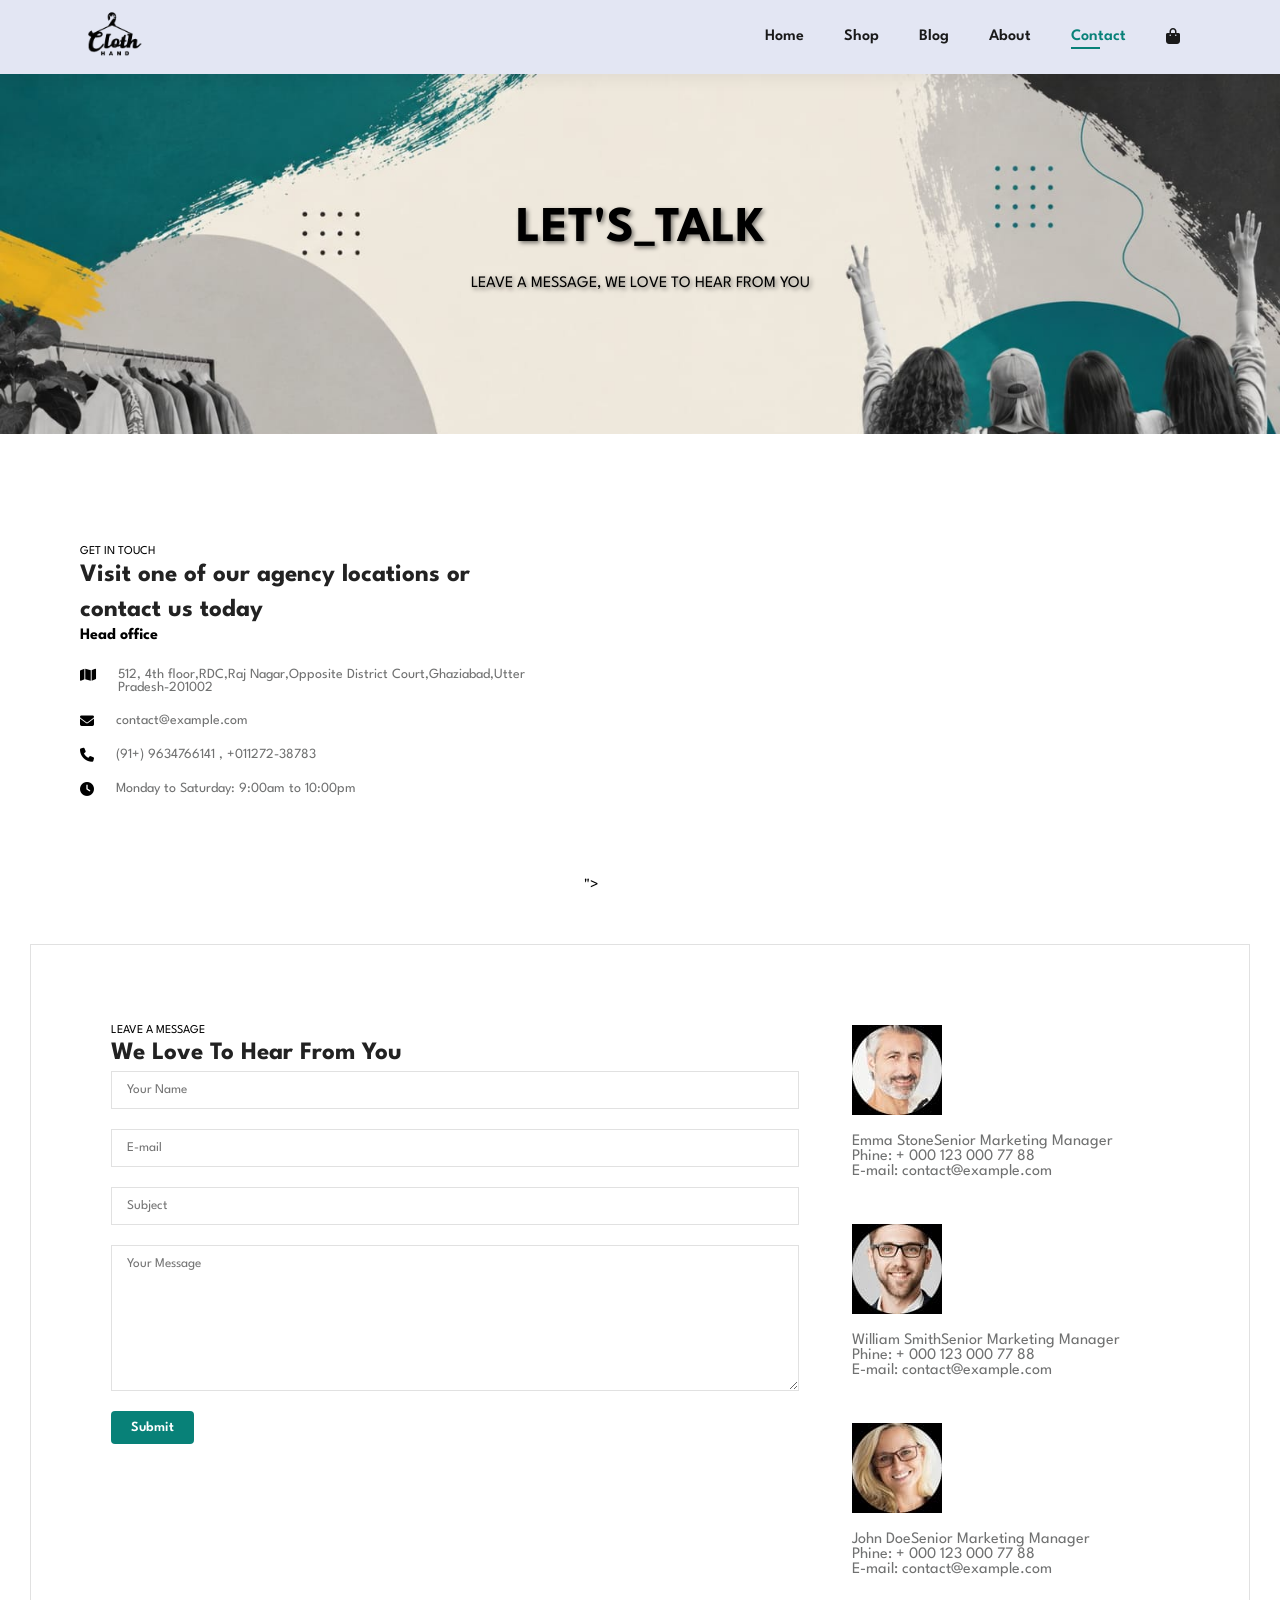
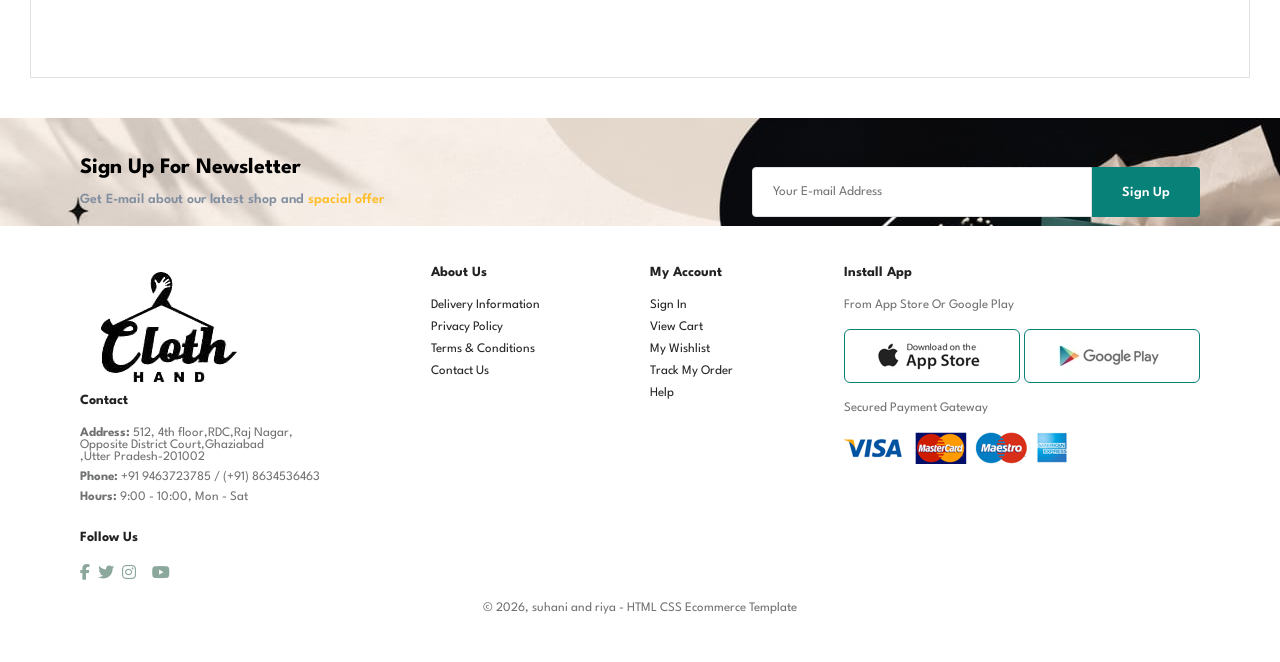
<file: contact.html>
<!DOCTYPE html>
<html lang="en">

<head>
    <meta charset="UTF-8">
    <meta http-equiv="X-UA-compatible" content="IE-edge">
    <meta name="viewport" content="width=device-width, initial-scale=1.0">
     <title>Ecommerce website</title>
     <link rel="stylesheet" href="https://cdnjs.cloudflare.com/ajax/libs/font-awesome/6.5.1/css/all.min.css">
     <link rel="stylesheet" href="style.css">
     </head>
     <body>

        <section id="header">
            <a href="index.html"><img src="images/logo.png" class="logo" alt="Website logo"></a>
            <div>
                <ul id="navbar">
                    <li><a href="index.html">Home</a></li>
                    <li><a href="shop.html">Shop</a></li>
                    <li><a href="blog.html">Blog</a></li>
                    <li><a href="about.html">About</a></li>
                    <li><a class="active" href="contact.html">Contact</a></li>
                    <li><a href="cart.html"><i class="fa-solid fa-bag-shopping"></i></a></li>
            </ul>
            </div>
                  </section>
 
                  <section id="page4-header" class="contact-header">
                    
                    <h2>LET'S_TALK</h2>
                    
                    <p>LEAVE A MESSAGE, WE LOVE TO HEAR FROM YOU</p>
                    
                  </section>

                  <section id="contact-details" class="section-p1">
                    <div class="details">
                        <span>GET IN TOUCH</span>
                        <H2>Visit one of our agency locations or contact us today</H2>
                        <h3>Head office</h3>
                        <div>
                            <li>
                                <i class="fas fa-map"></i>
                                <p>512, 4th floor,RDC,Raj Nagar,Opposite District Court,Ghaziabad,Utter Pradesh-201002</p>
                            </li>
                            <li>
                                <i class="fa fa-envelope"></i>
                                <p>contact@example.com</p>
                            </li>
                            <li>
                                <i class="fa fa-phone"></i>
                                <p>(91+) 9634766141 , +011272-38783</p>
                            </li>
                            <li>
                                <i class="fa-solid fa-clock"></i>
                                <p>Monday to Saturday: 9:00am to 10:00pm</p>
                            </li>
                        </div>
                    </div>

                    <div class="map">
                        <iframe src="https://www.google.com/maps/embed?pb=!1m18!1m12!1m3!1d14002.24180182764!2d77.42823655541991!3d28.
                        672877!2m3!1f0!2f0!3f0!3m2!1i1024!2i768!4f13.
                        1!3m3!1m2!1s0x390cf12dea54a923%3A0xe3158f7af605a489!2sRaj%20Nagar%20D
                        istrict%20Court!5e0!3m2!1sen!2sin!4v1779030222386!5m2!1sen!2sin"
                         width="600" height="450" style="border:0;" allowfullscreen="" 
                         loading="lazy" referrerpolicy="no-referrer-when-downgrade"></iframe>"></i>
                    </div>
                  </section>

                  <section id="form-details">
                    <form action="">
                        <span>LEAVE A MESSAGE</span>
                        <h2>We Love To Hear From You</h2>
                        <input type="text" placeholder="Your Name">
                        <input type="text" placeholder="E-mail">
                        <input type="text" placeholder="Subject">
                        <textarea name="" id="" cols="30" rows="10" placeholder="Your Message"></textarea>
                        <button class="normal">Submit</button>
                    </form>

                     <div class="team-list">
                    <div class="people">
                        <img src="images/contact people1.jpeg" alt="">
                        <p><span>Emma Stone</span>Senior Marketing Manager <br>
                        Phine: + 000 123 000 77 88 <br>
                    E-mail: contact@example.com</p>
                    </div>
                    <div class="people">
                        <img src="images/contact people2.jpeg" alt="">
                        <p><span>William Smith</span>Senior Marketing Manager <br>
                        Phine: + 000 123 000 77 88 <br>
                    E-mail: contact@example.com</p>
                    </div>
                    <div class="people">
                        <img src="images/contact people3.jpeg" alt="">
                        <p><span>John Doe</span>Senior Marketing Manager <br>
                        Phine: + 000 123 000 77 88 <br>
                    E-mail: contact@example.com</p>
                    </div>
                    </div>

                  </section>

                  
                   <section id="newsletter" class="section-p1 section-m1">
                    <div class="newstext">
                        <h4>Sign Up For Newsletter</h4>
                        <p>Get E-mail about our latest shop and <span>spacial offer</span></p>
                        </div>
                        <div id="form">
                            <input type="text" placeholder="Your E-mail Address">
                            <button class="normal">Sign Up</button>
                        </div>
                    </div>
                  </section>
                  
                  <footer class="section-p1">
                    <div class="col">
                        <img src="images/logo.png" alt="">
                        <h4>Contact</h4>
                        <p><strong>Address: </strong>512, 4th floor,RDC,Raj Nagar,
                        <br>Opposite District Court,Ghaziabad<br>,Utter Pradesh-201002</p>
                        <p><strong>Phone: </strong> +91 9463723785 / (+91) 8634536463</p>
                        <p><strong>Hours: </strong> 9:00 - 10:00, Mon - Sat</p>
                        <div class="follow">
                            <h4>Follow Us</h4>
                            <div class="icon">
                                <i class="fab fa-facebook-f"></i>
                                <i class="fab fa-twitter"></i>
                                <i class="fab fa-instagram"></i>
                                <i class="fab fa-pintrest"></i>
                                <i class="fab fa-youtube"></i>
                            </div>
                        </div>
                   </div>
                   <div class="col">
                    <h4>About Us</h4>
                    <a href="#">Delivery Information</a>
                    <a href="#">Privacy Policy</a>
                    <a href="#">Terms & Conditions</a>
                    <a href="#">Contact Us</a>
                   </div>
                   <div class="col">
                    <h4>My Account</h4>
                    <a href="#">Sign In</a>
                    <a href="#">View Cart</a>
                    <a href="#">My Wishlist</a>
                    <a href="#">Track My Order</a>
                    <a href="#">Help</a>
                   </div>
                   <div class="col install">
                    <h4>Install App</h4>
                    <p>From App Store Or Google Play</p>
                    <div class="row">
                        <img src="images/app1.jpg" alt="">
                        <img src="images/app2.jpg" alt="">
                    </div>
                    <p>Secured Payment Gateway</p>
                    <img src="images/gateway.png" alt="">
                   </div>
                   <div class="copyright">
                    <p>© 2026, suhani and riya - HTML CSS Ecommerce Template </p>
                   </div>
                  </footer>
        <script src="script.js"> </script>
        </body>
        </html>
</file>
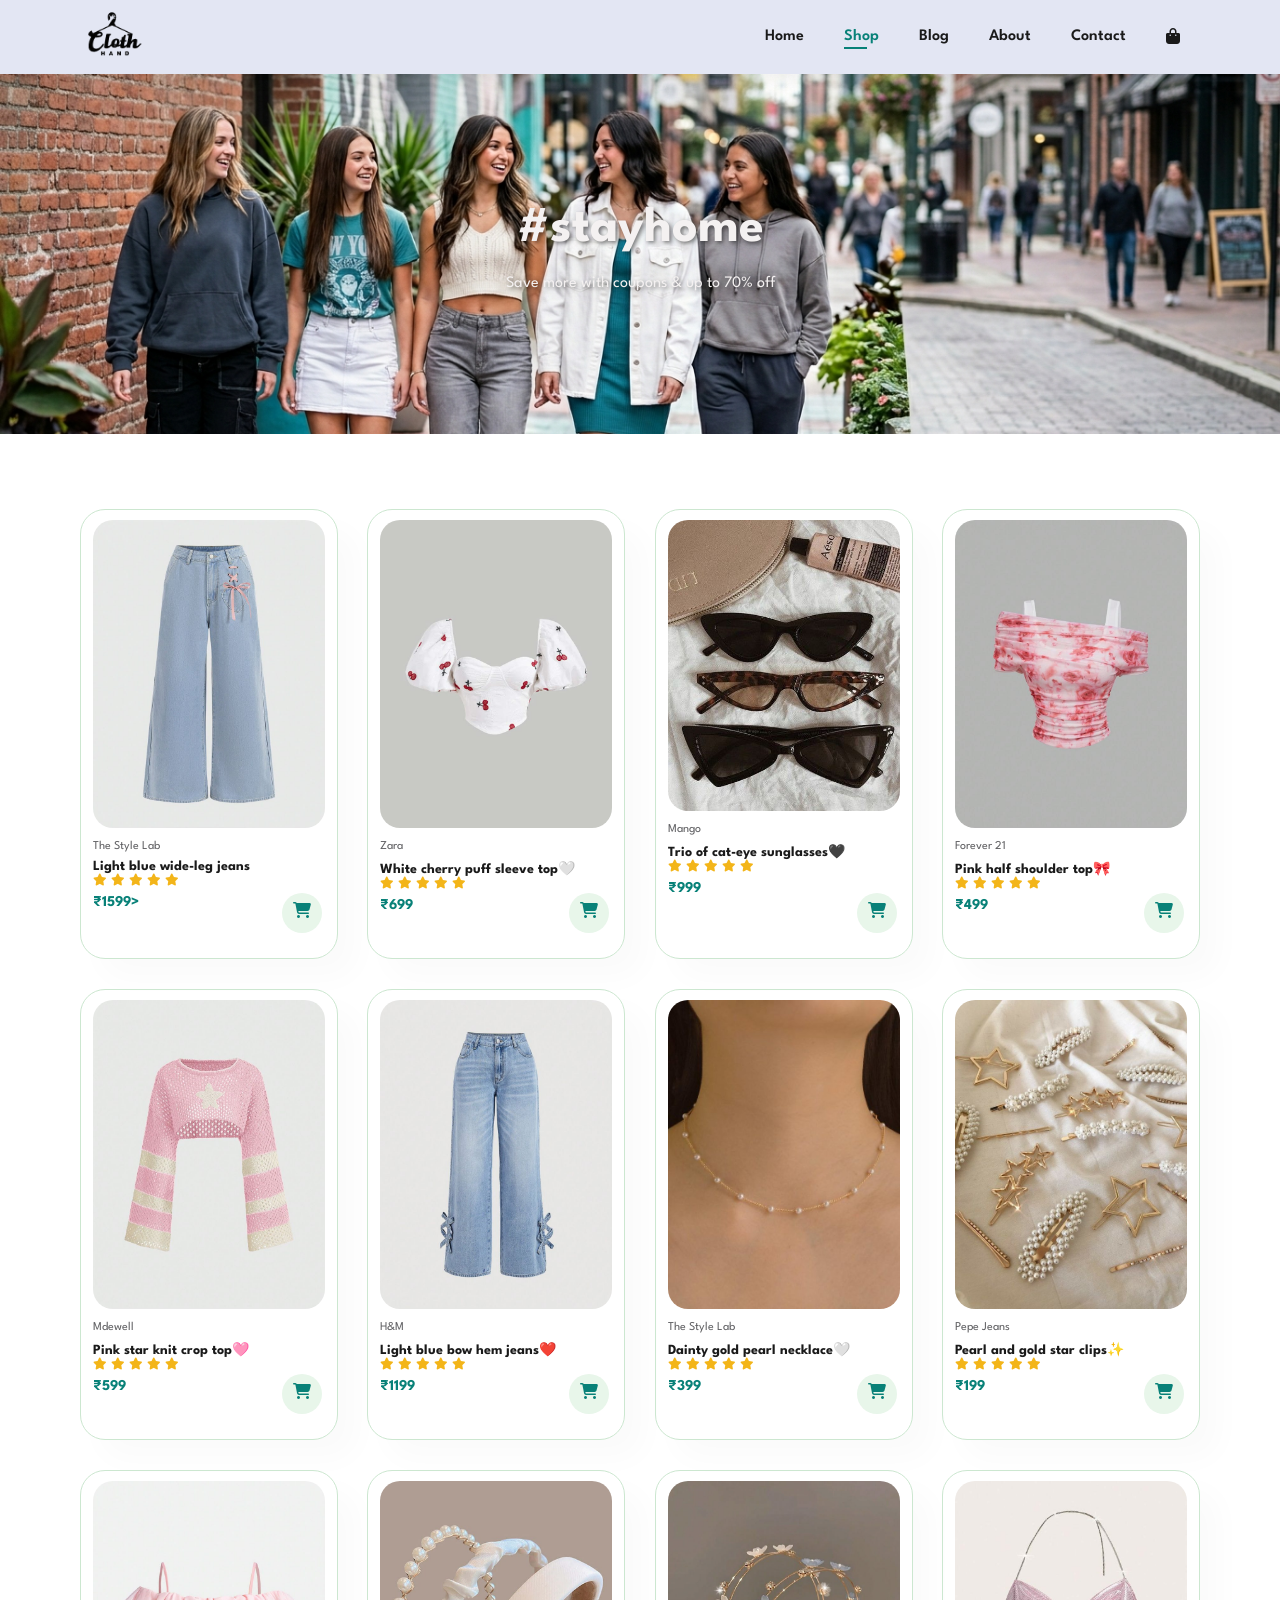
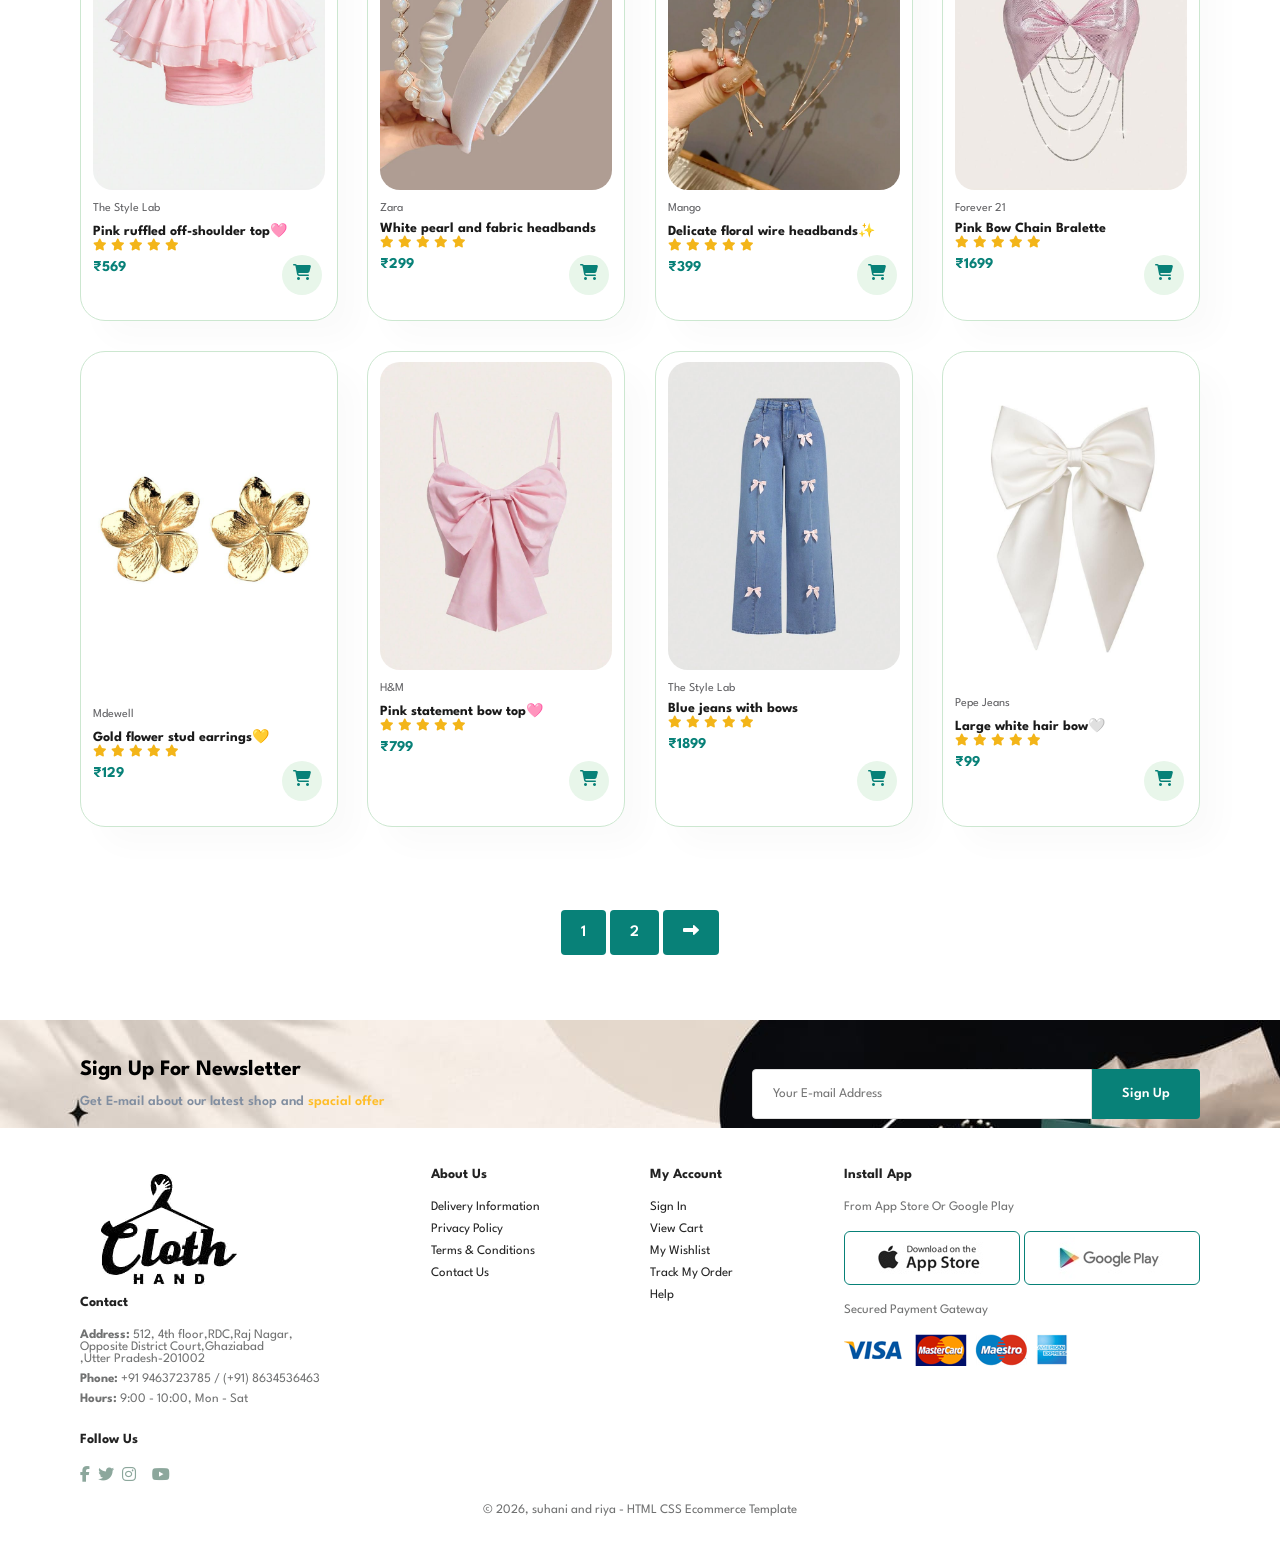
<file: shop.html>
<?php include 'db.php';?>
<!DOCTYPE html>
<html lang="en">

<head>
    <meta charset="UTF-8">
    <meta http-equiv="X-UA-compatible" content="IE-edge">
    <meta name="viewport" content="width=device-width, initial-scale=1.0">
     <title>Ecommerce website</title>
     <link rel="stylesheet" href="https://cdnjs.cloudflare.com/ajax/libs/font-awesome/6.5.1/css/all.min.css">
     <link rel="stylesheet" href="style.css">
     </head>
     <body>

        <section id="header">
            <a href="index.html"><img src="images/logo.png" class="logo" alt="Website logo"></a>
            <div>
                <ul id="navbar">
                    <li><a href="index.html">Home</a></li>
                    <li><a class="active" href="shop.php">Shop</a></li>
                    <li><a href="blog.html">Blog</a></li>
                    <li><a href="about.html">About</a></li>
                    <li><a href="contact.html">Contact</a></li>
                    <li><a href="cart.html"><i class="fa-solid fa-bag-shopping"></i></a></li>
            </ul>
            </div>
                  </section>

                  <section id="page1-header">
                    
                    <h2>#stayhome</h2>
                    
                    <p>Save more with coupons & up to 70% off</p>
                    
                  </section>

                  <section id="product1" class="section-p1">
                    <div class="pro-container">
                        <div class="Pro" onclick="window.location.href='sproduct.html';">
                            <img src="images/Product 17.jpeg" alt="">
                            <div class="des">
                                <span>The Style Lab</span>
                                <h5>Light blue wide-leg jeans</h5>
                                <div class="star">
                                    <i class="fas fa-star"></i>
                                    <i class="fas fa-star"></i>
                                    <i class="fas fa-star"></i>
                                    <i class="fas fa-star"></i>
                                    <i class="fas fa-star"></i>                                    
                                </div>
                                <h4>₹1599></h4>
                            </div>
                            <a href="#" class="cart" title="Add To Cart"><i class="fa-solid fa-cart-shopping"></i></a>
                        </div>
                        <div class="Pro">
                            <img src="images/Product 18.jpeg" alt="">
                            <div class="des">
                                <span>Zara</span>
                                <h5>White cherry puff sleeve top🤍</h5>
                                <div class="star">
                                    <i class="fas fa-star"></i>
                                    <i class="fas fa-star"></i>
                                    <i class="fas fa-star"></i>
                                    <i class="fas fa-star"></i>
                                    <i class="fas fa-star"></i>                                    
                                </div>
                                <h4>₹699</h4>
                            </div>
                            <a href="#" class="cart" title="Add To Cart"><i class="fa-solid fa-cart-shopping"></i></a>
                        </div>
                        <div class="Pro">
                            <img src="images/Product 19.jpeg" alt="">
                            <div class="des">
                                <span>Mango</span>
                                <h5>Trio of cat-eye sunglasses🖤</h5>
                                <div class="star">
                                    <i class="fas fa-star"></i>
                                    <i class="fas fa-star"></i>
                                    <i class="fas fa-star"></i>
                                    <i class="fas fa-star"></i>
                                    <i class="fas fa-star"></i>                                    
                                </div>
                                <h4>₹999</h4>
                            </div>
                            <a href="#" class="cart" title="Add To Cart"><i class="fa-solid fa-cart-shopping"></i></a>
                        </div>
                        <div class="Pro">
                            <img src="images/Product 20.jpeg" alt="">
                            <div class="des">
                                <span>Forever 21</span>
                                <h5>Pink half shoulder top🎀</h5>
                                <div class="star">
                                    <i class="fas fa-star"></i>
                                    <i class="fas fa-star"></i>
                                    <i class="fas fa-star"></i>
                                    <i class="fas fa-star"></i>
                                    <i class="fas fa-star"></i>                                    
                                </div>
                                <h4>₹499</h4>
                            </div>
                            <a href="#" class="cart" title="Add To Cart"><i class="fa-solid fa-cart-shopping"></i></a>
                        </div>
                        <div class="Pro">
                            <img src="images/Product 21.jpeg" alt="">
                            <div class="des">
                                <span>Mdewell</span>
                                <h5>Pink star knit crop top🩷</h5>
                                <div class="star">
                                    <i class="fas fa-star"></i>
                                    <i class="fas fa-star"></i>
                                    <i class="fas fa-star"></i>
                                    <i class="fas fa-star"></i>
                                    <i class="fas fa-star"></i>                                    
                                </div>
                                <h4>₹599</h4>
                            </div>
                            <a href="#" class="cart" title="Add To Cart"><i class="fa-solid fa-cart-shopping"></i></a>
                        </div>
                        <div class="Pro">
                            <img src="images/Product 22.jpeg" alt="">
                            <div class="des">
                                <span>H&M</span>
                                <h5>Light blue bow hem jeans❤️</h5>
                                <div class="star">
                                    <i class="fas fa-star"></i>
                                    <i class="fas fa-star"></i>
                                    <i class="fas fa-star"></i>
                                    <i class="fas fa-star"></i>
                                    <i class="fas fa-star"></i>                                    
                                </div>
                                <h4>₹1199</h4>
                            </div>
                            <a href="#" class="cart" title="Add To Cart"><i class="fa-solid fa-cart-shopping"></i></a>
                        </div>
                        <div class="Pro">
                            <img src="images/Product 23.jpeg" alt="">
                            <div class="des">
                                <span>The Style Lab</span>
                                <h5>Dainty gold pearl necklace🤍</h5>
                                <div class="star">
                                    <i class="fas fa-star"></i>
                                    <i class="fas fa-star"></i>
                                    <i class="fas fa-star"></i>
                                    <i class="fas fa-star"></i>
                                    <i class="fas fa-star"></i>                                    
                                </div>
                                <h4>₹399</h4>
                            </div>
                            <a href="#" class="cart" title="Add To Cart"><i class="fa-solid fa-cart-shopping"></i></a>
                        </div>
                        <div class="Pro">
                            <img src="images/Product 24.jpeg" alt="">
                            <div class="des">
                                <span>Pepe Jeans</span>
                                <h5>Pearl and gold star clips✨</h5>
                                <div class="star">
                                    <i class="fas fa-star"></i>
                                    <i class="fas fa-star"></i>
                                    <i class="fas fa-star"></i>
                                    <i class="fas fa-star"></i>
                                    <i class="fas fa-star"></i>                                    
                                </div>
                                <h4>₹199</h4>
                            </div>
                            <a href="#" class="cart" title="Add To Cart"><i class="fa-solid fa-cart-shopping"></i></a>
                        </div>
                    
                        <div class="Pro">
                            <img src="images/Product 25.jpeg" alt="">
                            <div class="des">
                                <span>The Style Lab</span>
                                <h5>Pink ruffled off-shoulder top🩷</h5>
                                <div class="star">
                                    <i class="fas fa-star"></i>
                                    <i class="fas fa-star"></i>
                                    <i class="fas fa-star"></i>
                                    <i class="fas fa-star"></i>
                                    <i class="fas fa-star"></i>                                    
                                </div>
                                <h4>₹569</h4>
                            </div>
                            <a href="#" class="cart" title="Add To Cart"><i class="fa-solid fa-cart-shopping"></i></a>
                        </div>
                        <div class="Pro">
                            <img src="images/Product 26.jpeg" alt="">
                            <div class="des">
                                <span>Zara</span>
                                <h5>White pearl and fabric headbands</h5>
                                <div class="star">
                                    <i class="fas fa-star"></i>
                                    <i class="fas fa-star"></i>
                                    <i class="fas fa-star"></i>
                                    <i class="fas fa-star"></i>
                                    <i class="fas fa-star"></i>                                    
                                </div>
                                <h4>₹299</h4>
                            </div>
                            <a href="#" class="cart" title="Add To Cart"><i class="fa-solid fa-cart-shopping"></i></a>
                        </div>
                        <div class="Pro">
                            <img src="images/Product 27.jpeg" alt="">
                            <div class="des">
                                <span>Mango</span>
                                <h5>Delicate floral wire headbands✨</h5>
                                <div class="star">
                                    <i class="fas fa-star"></i>
                                    <i class="fas fa-star"></i>
                                    <i class="fas fa-star"></i>
                                    <i class="fas fa-star"></i>
                                    <i class="fas fa-star"></i>                                    
                                </div>
                                <h4>₹399</h4>
                            </div>
                            <a href="#" class="cart" title="Add To Cart"><i class="fa-solid fa-cart-shopping"></i></a>
                        </div>
                        <div class="Pro">
                            <img src="images/Product 28.jpeg" alt="">
                            <div class="des">
                                <span>Forever 21</span>
                                <h5>Pink Bow Chain Bralette</h5>
                                <div class="star">
                                    <i class="fas fa-star"></i>
                                    <i class="fas fa-star"></i>
                                    <i class="fas fa-star"></i>
                                    <i class="fas fa-star"></i>
                                    <i class="fas fa-star"></i>                                    
                                </div>
                                <h4>₹1699</h4>
                            </div>
                            <a href="#" class="cart" title="Add To Cart"><i class="fa-solid fa-cart-shopping"></i></a>
                        </div>
                        <div class="Pro">
                            <img src="images/Product 29.jpeg" alt="">
                            <div class="des">
                                <span>Mdewell</span>
                                <h5>Gold flower stud earrings💛</h5>
                                <div class="star">
                                    <i class="fas fa-star"></i>
                                    <i class="fas fa-star"></i>
                                    <i class="fas fa-star"></i>
                                    <i class="fas fa-star"></i>
                                    <i class="fas fa-star"></i>                                    
                                </div>
                                <h4>₹129</h4>
                            </div>
                            <a href="#" class="cart" title="Add To Cart"><i class="fa-solid fa-cart-shopping"></i></a>
                        </div>
                        <div class="Pro">
                            <img src="images/Product 30.jpeg" alt="">
                            <div class="des">
                                <span>H&M</span>
                                <h5>Pink statement bow top🩷</h5>
                                <div class="star">
                                    <i class="fas fa-star"></i>
                                    <i class="fas fa-star"></i>
                                    <i class="fas fa-star"></i>
                                    <i class="fas fa-star"></i>
                                    <i class="fas fa-star"></i>                                    
                                </div>
                                <h4>₹799</h4>
                            </div>
                            <a href="#" class="cart" title="Add To Cart"><i class="fa-solid fa-cart-shopping"></i></a>
                        </div>
                        <div class="Pro">
                            <img src="images/Product 31.jpeg" alt="">
                            <div class="des">
                                <span>The Style Lab</span>
                                <h5>Blue jeans with bows</h5>
                                <div class="star">
                                    <i class="fas fa-star"></i>
                                    <i class="fas fa-star"></i>
                                    <i class="fas fa-star"></i>
                                    <i class="fas fa-star"></i>
                                    <i class="fas fa-star"></i>                                    
                                </div>
                                <h4>₹1899</h4>
                            </div>
                            <a href="#" class="cart" title="Add To Cart"><i class="fa-solid fa-cart-shopping"></i></a>
                        </div>
                        <div class="Pro">
                            <img src="images/Product 32.jpeg" alt="">
                            <div class="des">
                                <span>Pepe Jeans</span>
                                <h5>Large white hair bow🤍</h5>
                                <div class="star">
                                    <i class="fas fa-star"></i>
                                    <i class="fas fa-star"></i>
                                    <i class="fas fa-star"></i>
                                    <i class="fas fa-star"></i>
                                    <i class="fas fa-star"></i>                                    
                                </div>
                                <h4>₹99</h4>
                            </div>
                            <a href="#" class="cart" title="Add To Cart"><i class="fa-solid fa-cart-shopping"></i></a>
                        </div>
                    </div>
                  </section>

                  <section id="pagination" class="section-p1">
                    <a href="#">1</a>
                    <a href="#">2</a>
                    <a href="#"><i class="fas fa-long-arrow-alt-right"></i></a>
                  </section>

                  <section id="newsletter" class="section-p1 section-m1">
                    <div class="newstext">
                        <h4>Sign Up For Newsletter</h4>
                        <p>Get E-mail about our latest shop and <span>spacial offer</span></p>
                        </div>
                        <div id="form">
                            <input type="text" placeholder="Your E-mail Address">
                            <button class="normal">Sign Up</button>
                        </div>
                    </div>
                  </section>

                  <footer class="section-p1">
                    <div class="col">
                        <img src="images/logo.png" alt="">
                        <h4>Contact</h4>
                        <p><strong>Address: </strong>512, 4th floor,RDC,Raj Nagar,
                        <br>Opposite District Court,Ghaziabad<br>,Utter Pradesh-201002</p>
                        <p><strong>Phone: </strong> +91 9463723785 / (+91) 8634536463</p>
                        <p><strong>Hours: </strong> 9:00 - 10:00, Mon - Sat</p>
                        <div class="follow">
                            <h4>Follow Us</h4>
                            <div class="icon">
                                <i class="fab fa-facebook-f"></i>
                                <i class="fab fa-twitter"></i>
                                <i class="fab fa-instagram"></i>
                                <i class="fab fa-pintrest"></i>
                                <i class="fab fa-youtube"></i>
                            </div>
                        </div>
                   </div>
                   <div class="col">
                    <h4>About Us</h4>
                    <a href="#">Delivery Information</a>
                    <a href="#">Privacy Policy</a>
                    <a href="#">Terms & Conditions</a>
                    <a href="#">Contact Us</a>
                   </div>
                   <div class="col">
                    <h4>My Account</h4>
                    <a href="#">Sign In</a>
                    <a href="#">View Cart</a>
                    <a href="#">My Wishlist</a>
                    <a href="#">Track My Order</a>
                    <a href="#">Help</a>
                   </div>
                   <div class="col install">
                    <h4>Install App</h4>
                    <p>From App Store Or Google Play</p>
                    <div class="row">
                        <img src="images/app1.jpg" alt="">
                        <img src="images/app2.jpg" alt="">
                    </div>
                    <p>Secured Payment Gateway</p>
                    <img src="images/gateway.png" alt="">
                   </div>
                   <div class="copyright">
                    <p>© 2026, suhani and riya - HTML CSS Ecommerce Template </p>
                   </div>
                  </footer>
        <script src="script.js"> </script>
        </body>
        </html>
</file>
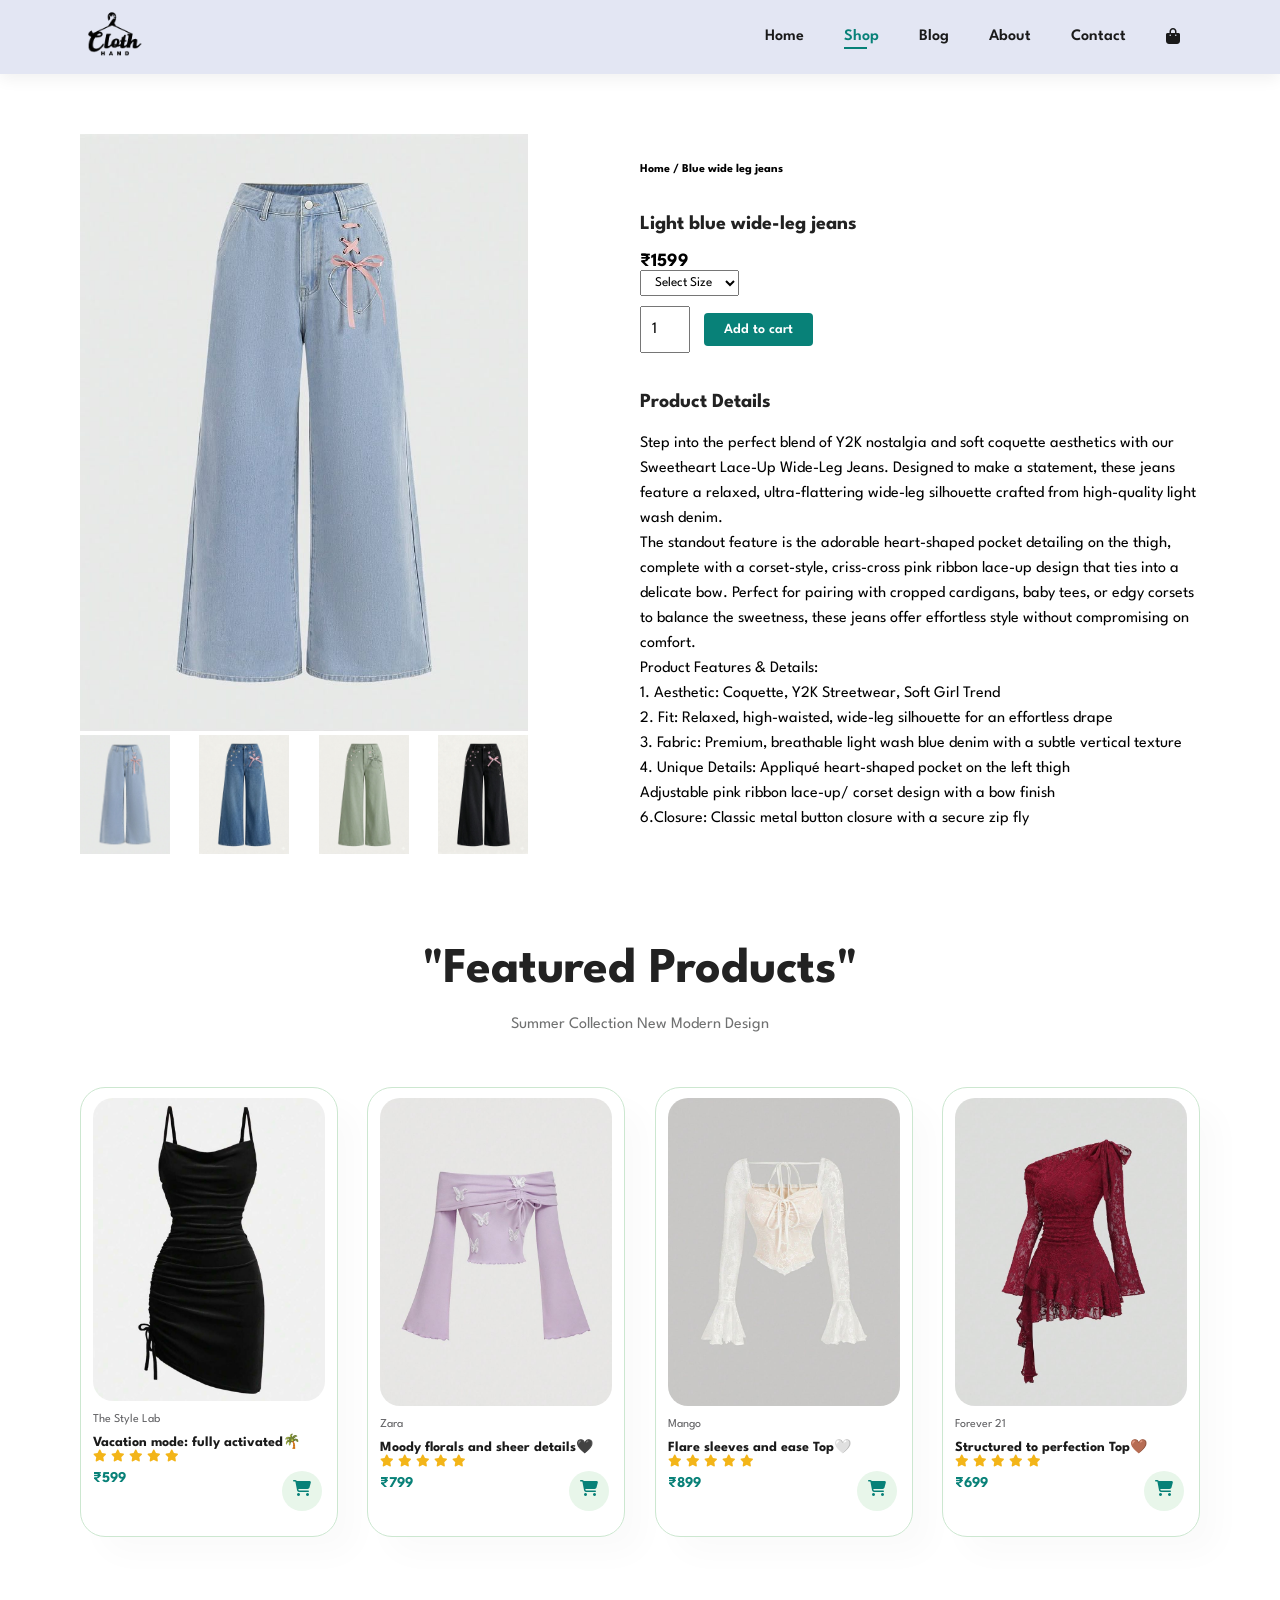
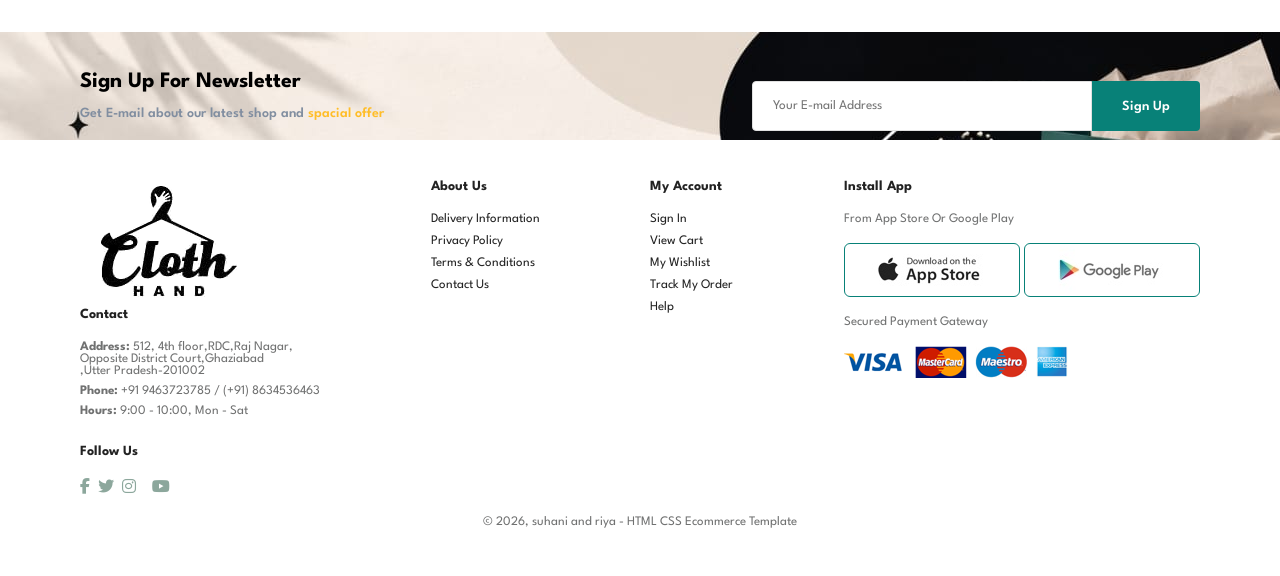
<file: sproduct.html>
<!DOCTYPE html>
<html lang="en">

<head>
    <meta charset="UTF-8">
    <meta http-equiv="X-UA-compatible" content="IE-edge">
    <meta name="viewport" content="width=device-width, initial-scale=1.0">
     <title>Ecommerce website</title>
     <link rel="stylesheet" href="https://cdnjs.cloudflare.com/ajax/libs/font-awesome/6.5.1/css/all.min.css">
     <link rel="stylesheet" href="style.css">
     </head>
     <body>

        <section id="header">
            <a href="index.html"><img src="images/logo.png" class="logo" alt="Website logo"></a>
            <div>
                <ul id="navbar">
                    <li><a href="index.html">Home</a></li>
                    <li><a class="active" href="shop.html">Shop</a></li>
                    <li><a href="blog.html">Blog</a></li>
                    <li><a href="about.html">About</a></li>
                    <li><a href="contact.html">Contact</a></li>
                    <li><a href="cart.html"><i class="fa-solid fa-bag-shopping"></i></a></li>
            </ul>
            </div>
                  </section>

                  <section id="prodetails" class="section-p1">
                    <div class="single-pro-image">
                        <img src="images/Product 17.jpeg" width="100%" id="mainimg" alt="">
                    <div class="small-img-group">
                        <div class="small-img-col">
                            <img src="images/Product 17.jpeg" width="100%" class="small-img" alt="">
                        </div>
                        <div class="small-img-col">
                            <img src="images/Product 17 (3).jpeg" width="100%" class="small-img" alt="">
                        </div>
                        <div class="small-img-col">
                            <img src="images/Product 17 (4).jpeg" width="100%" class="small-img" alt="">
                        </div>
                        <div class="small-img-col">
                            <img src="images/Product 17 (5).jpeg" width="100%" class="small-img" alt="">
                        </div>
                    </div>
                    </div>
                    <div class="single-pro-details">
                        <h6>Home / Blue wide leg jeans</h6>
                        <h4>Light blue wide-leg jeans</h4>
                        <h3>₹1599</h3>
                        <select>
                            <option>Select Size</option>
                            <option>XL</option>
                            <option>XXL</option>
                            <option>Small</option>
                            <option>Large</option>
                        </select>
                        <input type="number" value="1">
                        <button class="normal">Add to cart</button>
                        <h4>Product Details</h4>
                        <span>Step into the perfect blend of Y2K nostalgia
                             and soft coquette aesthetics with our 
                             Sweetheart Lace-Up Wide-Leg Jeans.
                             Designed to make a statement, these jeans
                             feature a relaxed, ultra-flattering wide-leg
                             silhouette crafted from high-quality light 
                             wash denim.<br>
                             The standout feature is the adorable
                             heart-shaped pocket detailing on the thigh,
                             complete with a corset-style, criss-cross
                             pink ribbon lace-up design that ties into a
                             delicate bow. Perfect for pairing with
                             cropped cardigans, baby tees, or edgy
                             corsets to balance the sweetness, these
                             jeans offer effortless style without
                             compromising on comfort.<br>
                            Product Features & Details:
                            <br>1. Aesthetic: Coquette, Y2K Streetwear, 
                            Soft Girl Trend
                            <br>2. Fit: Relaxed, high-waisted, wide-leg 
                            silhouette for an effortless drape
                            <br>3. Fabric: Premium, breathable light wash
                            blue denim with a subtle vertical texture
                            <br>4. Unique Details: Appliqué heart-shaped
                            pocket on the left thigh
                            <br>​Adjustable pink ribbon lace-up/
                            corset design with a bow finish
                            <br>6.​Closure: Classic metal button closure
                             with a secure zip fly
                            </span>
                    </div>
                  </section>

                  <section id="product1" class="section-p1">
                    <h2>"Featured Products"</h2>
                    <p>Summer Collection New Modern Design</p>
                    <div class="pro-container">
                        <div class="Pro">
                            <img src="images/Product 9.jpeg" alt="">
                            <div class="des">
                                <span>The Style Lab</span>
                                <h5>Vacation mode: fully activated🌴</h5>
                                <div class="star">
                                    <i class="fas fa-star"></i>
                                    <i class="fas fa-star"></i>
                                    <i class="fas fa-star"></i>
                                    <i class="fas fa-star"></i>
                                    <i class="fas fa-star"></i>                                    
                                </div>
                                <h4>₹599</h4>
                            </div>
                            <a href="#" class="cart" title="Add To Cart"><i class="fa-solid fa-cart-shopping"></i></a>
                        </div>
                        <div class="Pro">
                            <img src="images/Product 10.jpeg" alt="">
                            <div class="des">
                                <span>Zara</span>
                                <h5>Moody florals and sheer details🖤</h5>
                                <div class="star">
                                    <i class="fas fa-star"></i>
                                    <i class="fas fa-star"></i>
                                    <i class="fas fa-star"></i>
                                    <i class="fas fa-star"></i>
                                    <i class="fas fa-star"></i>                                    
                                </div>
                                <h4>₹799</h4>
                            </div>
                            <a href="#" class="cart" title="Add To Cart"><i class="fa-solid fa-cart-shopping"></i></a>
                        </div>
                        <div class="Pro">
                            <img src="images/Product 11.jpeg" alt="">
                            <div class="des">
                                <span>Mango</span>
                                <h5>Flare sleeves and ease Top🤍</h5>
                                <div class="star">
                                    <i class="fas fa-star"></i>
                                    <i class="fas fa-star"></i>
                                    <i class="fas fa-star"></i>
                                    <i class="fas fa-star"></i>
                                    <i class="fas fa-star"></i>                                    
                                </div>
                                <h4>₹899</h4>
                            </div>
                            <a href="#" class="cart" title="Add To Cart"><i class="fa-solid fa-cart-shopping"></i></a>
                        </div>
                        <div class="Pro">
                            <img src="images/Product 12.jpeg" alt="">
                            <div class="des">
                                <span>Forever 21</span>
                                <h5>Structured to perfection Top🤎</h5>
                                <div class="star">
                                    <i class="fas fa-star"></i>
                                    <i class="fas fa-star"></i>
                                    <i class="fas fa-star"></i>
                                    <i class="fas fa-star"></i>
                                    <i class="fas fa-star"></i>                                    
                                </div>
                                <h4>₹699</h4>
                            </div>
                            <a href="#" class="cart" title="Add To Cart"><i class="fa-solid fa-cart-shopping"></i></a>
                        </div>
                    </div>
                  </section>

                  <section id="newsletter" class="section-p1 section-m1">
                    <div class="newstext">
                        <h4>Sign Up For Newsletter</h4>
                        <p>Get E-mail about our latest shop and <span>spacial offer</span></p>
                        </div>
                        <div id="form">
                            <input type="text" placeholder="Your E-mail Address">
                            <button class="normal">Sign Up</button>
                        </div>
                    </div>
                  </section>

                  <footer class="section-p1">
                    <div class="col">
                        <img src="images/logo.png" alt="">
                        <h4>Contact</h4>
                        <p><strong>Address: </strong>512, 4th floor,RDC,Raj Nagar,
                        <br>Opposite District Court,Ghaziabad<br>,Utter Pradesh-201002</p>
                        <p><strong>Phone: </strong> +91 9463723785 / (+91) 8634536463</p>
                        <p><strong>Hours: </strong> 9:00 - 10:00, Mon - Sat</p>
                        <div class="follow">
                            <h4>Follow Us</h4>
                            <div class="icon">
                                <i class="fab fa-facebook-f"></i>
                                <i class="fab fa-twitter"></i>
                                <i class="fab fa-instagram"></i>
                                <i class="fab fa-pintrest"></i>
                                <i class="fab fa-youtube"></i>
                            </div>
                        </div>
                   </div>
                   <div class="col">
                    <h4>About Us</h4>
                    <a href="#">Delivery Information</a>
                    <a href="#">Privacy Policy</a>
                    <a href="#">Terms & Conditions</a>
                    <a href="#">Contact Us</a>
                   </div>
                   <div class="col">
                    <h4>My Account</h4>
                    <a href="#">Sign In</a>
                    <a href="#">View Cart</a>
                    <a href="#">My Wishlist</a>
                    <a href="#">Track My Order</a>
                    <a href="#">Help</a>
                   </div>
                   <div class="col install">
                    <h4>Install App</h4>
                    <p>From App Store Or Google Play</p>
                    <div class="row">
                        <img src="images/app1.jpg" alt="">
                        <img src="images/app2.jpg" alt="">
                    </div>
                    <p>Secured Payment Gateway</p>
                    <img src="images/gateway.png" alt="">
                   </div>
                   <div class="copyright">
                    <p>© 2026, suhani and riya - HTML CSS Ecommerce Template </p>
                   </div>
                  </footer>

                  <script>
                    var mainimg = document.getElementById("mainimg");
                    var smallimg = document.getElementsByClassName("small-img");

                    smallimg[0].onclick=function(){
                        mainimg.src=smallimg[0].src;
                    }
                    smallimg[1].onclick=function(){
                        mainimg.src=smallimg[1].src;
                    }
                    smallimg[2].onclick=function(){
                        mainimg.src=smallimg[2].src;
                    }
                    smallimg[3].onclick=function(){
                        mainimg.src=smallimg[3].src;
                    }
                  </script>
        <script src="script.js"> </script>
        </body>
        </html>
</file>
<file: style.css>
@import url('https://fonts.googleapis.com/css2>?family=spartan:wght@100;200;300;400;500;600;700;800;900&display=swap');
* {
    margin: 0;
    padding: 0;
    box-sizing: border-box;
    font-family: 'spartan', sans-serif;
}

h1 {
    font-size: 50px;
    line-height: 64px;
    color: #222;
}

h2 {
    font-size: 50px;
    line-height: 64px;
    color: #222;
}

h4 {
    font-size: 20px;
    color: #222;
}

h6 {
    font-weight: 700;
    font-size: 12px;
}

p {
    font-size: 16px;
    color: #707171;
    margin: 15px 0 20px 0;
}

.section-p1 {
    padding: 40px 80px;
}

.section-m1 {
    margin: 40px 0;
}

button.normal{
    font-size: 14px;
    font-weight: 600;
    padding: 10px 20px;
    color: #000;
    background-color: #fff ;
    border-radius: 4px;
    cursor: pointer;
    border: none;
    outline: none;
    transition: 0.2s;
}

button.white {
    font-size: 13px;
    font-weight: 600;
    padding: 11px 18px;
    color: #fff;
    background-color: transparent ;
    cursor: pointer;
    border: 1px solid #fff;
    outline: none;
    transition: 0.2s;
}

body {
    width: 100%;
}

.logo {
    width: auto;
    height: 50px;
    object-fit: contain;
}

#header {
    display: flex;
    align-items: center;
    justify-content: space-between;
    padding: 10px 80px;
    background-color: #E3E6F3;
    box-shadow: 0 5px 15px rgba(0, 0, 0, 0.06);
    z-index: 999;
    position: sticky;
    top: 0;
    left: 0;
}

#navbar {
    display: flex;
    align-items: center;
    justify-content: center;
}

#navbar li{
    list-style-type: none;
    padding: 0 20px;
    position: relative;
}

#navbar li a{
    text-decoration: none;
    font-size: 16px;
    line-height: 1;
    font-weight: 600;
    color: #1a1a1a;
    transition: 0.3 ease;
}

#navbar li a:hover,
#navbar li a.active {
    color: #088178;
}

#navbar li a.active::after,
#navbar li a:hover::after {
    content:"" ;
    width: 30%;
    height: 2px;
    background: #088178;
    position: absolute;
    bottom: -4PX;
    left: 20px;
}

#mobile{
    display: none;
    align-items: center;
}

#close{
    display: none;
}

#hero {
    background-image: url(images/hero1.jpeg);
    height: 80vh;
    width: 100%;
    background-size: cover;
    background-position: top;
    background-repeat: no-repeat;
    padding: 100px;
    display: flex;
    flex-direction: column;
    background-color: #d5d5d5;
    align-items: flex-start;
    justify-content: center;
}
#hero h4{
    padding-bottom: 15px;
}
#hero h1{
    color: #088178;
    text-shadow: 2px 2px 4px rgba(28, 27, 27, 0.5);
}

#hero button:hover {
    background: #088178;
    transform: scale(1.05); /* Mouse le jaane par halka bada hoga */
}
#hero button {
    background: linear-gradient(to right, #088178, #06665f); 
    color: #fff; 
    border: none;
    border-radius: 4px; 
    padding: 14px 40px; 
    cursor: pointer;
    font-weight: 700;
    font-size: 15px;
    transition: 0.3s ease;
}

#hero button:hover {
    background: #088178;
    transform: scale(1.05); 
}

#feature {
    display: flex;
    align-items: center;
    justify-content: space-between;
    flex-wrap: wrap;
}

.fe-box img{
    width: 1%;
    max-width: 180px;
    height: auto;
    margin-bottom: 100px;
}

  .fe-box {
    width: 150px;
    text-align: center;
    box-shadow: 20px 20px 34px rgba(0, 0, 0, 0.03);
    padding: 15px 10px;
    line-height: 1;
    border-radius: 4px;
    border: 1px solid #cce7d0;
    display: inline-block;
    margin: 10px;
    color: #088178;
}

.fe-box h6 {
    display: inline-block;
    padding: 9px 8px;
    line-height: 1;
    border-radius: 4px;
    box-shadow: 20px 20px 34px rgba(0, 0, 0, 0.03); /* Fixed 20px here */
    color: #f2f2f2;
    background-color: #088178;
    font-weight: 700;
    font-size: 12px;
    cursor: pointer;
    transition: 0.3s;
}

#feature .fe-box:hover {
    box-shadow: 10px 10px 54px rgba(70, 62, 221, 0.1);
}

#feature .fe-box img {
    width: 100%;
    margin-bottom: 10px;
}
.fe-box h6:hover {
    background-color: #fddde4;
    color: #088178;
    padding: 9px 8px 6px 8px; 
}

#product1{
    text-align: center;
}

#product1 .pro-container{
    display: flex;
    justify-content: space-between;
    padding-top: 20px;
    flex-wrap: wrap;
}


#product1 .Pro{
    width: 23%;
    min-width: 250px;
    min-height: 450px;
    display: flex;
    flex-direction: column;
    padding: 10px 12px;
    border: 1px solid #cce7d0;
    border-radius: 25px;
    cursor: pointer;
    box-shadow: 20px 20px 30px rgba(0, 0, 0, 0.02);
    margin: 15px 0;
    position: relative;
}

#product1 .Pro:hover{
    box-shadow: 20px 20px 30px rgba(0, 0, 0, 0.06);
    transition: 0.2s ease;
}

#product1 .Pro img{
    width: 100%;
    border-radius: 20px;
}

#product1 .Pro .des{
    text-align: start;
    padding: 10px 0;
    min-height: 120px;
}

#product1 .Pro .des span{
    color: #606063;
    font-size: 12px;
}

#product1 .Pro .des h5{
    padding-top: 7px;
    color: #1a1a1a;
    font-size: 14px;
}

#product1 .Pro .des i{
    font-size: 12px;
    color: rgb(243, 181, 25);
}

#product1 .Pro .des h4{
    padding-top: 7px;
    font-size: 15px;
    font-weight: 700;
    color: #088178;
}

#product1 .Pro .cart{
    width: 40px;
    height: 40px;
    line-height: 40px;
    border-radius: 50px;
    background-color: #e8f6ea;
    font-weight: 500;
    color: #088178;
    position: absolute;
    bottom: 25px;
    right: 15px;
    text-align: center;
}

#product1 .cart:hover{
    background-color: #088178;
    color: #fff;
}

#product1 .cart{
    transition: 0.3s ease;
}


#banner{
    display: flex;
    flex-direction: column;
    justify-content: center;
    align-items: flex-start;
    text-align: center;
    padding-left: 8%;
    background-image: url(images/banner1.jpeg);
    width: 100%;
    height: 40vh;
    background-position: top;
    background-size: cover;
    background-position: center;
    color: rgb(42, 7, 7);
}

#banner h4{
    color: #ffffff;
    font-size: 16px;
    text-shadow: 2px 2px 4px rgba(0, 0, 0, 0.5);
}

#banner h2{
    color: rgba(130, 124, 124, 0.616);
    text-shadow: 2px 2px 4px rgba(0, 0, 0, 0.5);
    font-size: 35px;
}

#banner h2 span{
    color: #c00404;
}

#banner button:hover{
    background: #088178;
    color: #fff;
}

#sm-banner {
    display: flex;
    justify-content: center;
    gap: 30px;
    padding: 40px;
}

#sm-banner .banner-box{
    display: flex;
    flex-direction: column;
    justify-content: center;
    align-items: flex-start;
    background-image: url(images/banner2.jpeg);
    width: 45%;
    min-width: 45%;
    height: 50vh;
    background-size: cover;
    background-position: center;
    padding: 30px;
}

#sm-banner .banner-box2{
    background-image: url(images/banner3.jpeg);
}

#sm-banner h4{
    color: #000;
    font-size: 20px;
    font-weight: 300;
}

#sm-banner h2{
    color: #000;
    font-size: 28px;
    font-weight: 800;
}

#sm-banner span{
    color: #6ba8a4;
    text-shadow: #000;
    font-size: 14px;
    font-weight: 500;
    padding-bottom: 15px; 
}

#sm-banner .banner-box button{
    display: inline-block;
    background-color: #000;
    color: #fff;
    padding: 12px 25px;
    border: none;
    outline: none;
    font-size: 14px;
    font-weight: 600;
    cursor: pointer;
    transition: 0.2s;
    margin-top: 15px;
}

#sm-banner .banner-box:hover button{
    background-color: #088178;
    color: #fff;
}

#banner3 {
    display: flex;
    justify-content: space-between;
    flex-wrap: wrap;
    padding: 0 80px;
}

#banner3 .banner-box{
    display: flex;
    flex-direction: column;
    justify-content: center;
    align-items: flex-start;
    background-image: url(images/banner4.jpeg);
    width: 30%;
    min-width: 30%;
    height: 30vh;
    background-size: cover;
    background-position: center;
    padding: 20px;
    margin-bottom: 20px
}

#banner3 h2{
    color: #fff;
    font-weight: 900;
    font-size: 22px;
    text-shadow: 2px 2px 4px rgba(0, 0, 0, 0.5);
}

#banner3 h3{
    color: #f8f6f6;
    font-weight: 800;
    font-size: 15px;
    text-shadow: 2px 2px 4px rgba(179, 151, 151, 0.5);
}

#banner3 .banner-box2{
    background-image: url(images/banner5.jpeg);
}

#banner3 .banner-box3{
    background-image: url(images/banner6.jpeg);
}

#newsletter {
    display: flex;
    justify-content: space-between;
    align-items: center;
    background-image: url(images/banner7.jpeg);
    padding: 40px 80px;
    padding-bottom: 0px;
    margin-bottom: 0;
    flex-wrap: nowrap;
}

#newsletter h4{
    font-size: 22px;
    font-weight: 700;
    color: #000;
}

#newsletter p{
    font-size: 14px;
    font-weight: 600;
    color: #818ea0;
}
#newsletter p span{
    color: #ffbd27;
}

#newsletter #form{
    display: flex;
    width: 40%;
}


#newsletter input{
    height: 3.125rem;
    padding: 0 1.25rem;
    width: 100%;
    border: 1px solid #e1e1e1;
    border-radius: 4px 0 0 4px;
    outline: none; 
}

#newsletter button{
    background-color: #088178;
    color: #fff;
    white-space: nowrap;
    height: 3.125rem;
    border-radius: 0 4px 4px 0;
    padding: 0 30px;
    border: none;
    cursor: pointer;
}

footer{
    display: flex;
    flex-wrap: wrap;
    justify-content: space-between;
}

footer .col{
    display: flex;
    flex-direction: column;
    align-items: flex-start;
    margin-bottom: 20px;
}

footer .logo{
    margin-bottom: 30px;
}

footer h4{
    font-size: 14px;
    padding-bottom: 20px;
}

footer p{
    font-size: 13px;
    margin: 0 0 8px 0;
}

footer a{
    font-size: 13px;
    text-decoration: none;
    color: #222;
    margin-bottom: 10px;
}

footer .follow{
    margin-top: 20px;
}

footer .follow i {
    color: #8ca79c;
    padding-right: 4px;
    cursor: pointer;
}

footer .install .row img{
    border: 1px solid #088178;
    border-radius: 6px;
    padding: 2px;
}

footer .install img{
    margin: 10px 0 15px 0;
}

footer .follow i:hover,
footer a:hover{
    color: #088178;
}

footer .copyright{
    width: 100%;
    text-align: center;
}

#page1-header{
    background-image: url(images/ShopBanner.png);
    width: 100%;
    height: 40vh;
    background-size: cover;
    display: flex;
    justify-content: center;
    text-align: center;
    flex-direction: column;
    padding: 40px;
}

#page1-header h2,
#page1-header p{
color: #f4f1f1;
text-shadow: 2px 2px 4px rgba(0, 0, 0, 0.5) ;
}

#pagination{
    text-align: center;
}

#pagination a {
    text-decoration: none;
    background-color: #088178;
    padding: 15px 20px;
    border-radius: 4px;
    color: #fff;
    font-weight: 600;
}

#pegination a i {
    font-size: 16px;
    font-weight: 600;
}

#prodetails {
    display: flex;
    justify-content: space-between;
    margin-top: 20px;
}

#prodetails .single-pro-image {
    width: 40%;
    margin-right: 50px;
}

#prodetails .single-pro-details {
    width: 50%;
    padding-top: 30px;
}

#prodetails .single-pro-details h4{
    padding: 40px 0 20px 0;
}

#prodetails .single-pro-details h2{
    font-size: 26px;
}

#prodetails .single-pro-details select {
    display: flex;
    padding: 5px 10px;
    margin-bottom: 10px;
}

#prodetails .single-pro-details input{
    width: 50px;
    height: 47px;
    padding-left: 10px;
    font-size: 16px;
    margin-right: 10px;
}

#prodetails .single-pro-details button{
    background: #088178;
    color: #fff;
}

#prodetails .single-pro-details input:focus{
    outline: none;
}

#prodetails .single-pro-details span{
    line-height: 25px;
}

.small-img-group {
    display: flex;
    justify-content: space-between;
}

.small-img-col {
    flex-basis: 20%;
    cursor: pointer;
}

#page2-header.blog-header{
    background-image: url(images/banner8.png);
    width: 100%;
    height: 40vh;
    background-size: cover;
    display: flex;
    justify-content: center;
    text-align: center;
    flex-direction: column;
    padding: 40px;
}

#page2-header h2,
#page2-header p{
    color: #434242;
    text-shadow: 2px 2px 4px rgba(0, 0, 0, 0.5);
}

#blog{
    padding: 150p 150p 0 150px;
}

#blog .blog-box{
    display: flex;
    align-items: flex-start;
    justify-content: space-between;
    width: 100%;
    max-width: 1200px;
    margin: 0 auto 80px auto;
    gap: 40px;
    position: relative;
    box-sizing: border-box;
    padding-top: 90px;
    padding-left: 30px;
}

#blog .blog-img{
    flex: 1;
    width: 30%;
}

#blog .blog-img img{
    width: 80%;
    height: auto;
    object-fit: cover;
    display: block;
}

#blog .blog-details{
    flex: 1;
    max-width: 45%;
    display: flex;
    flex-direction: column;
    align-items: flex-start;
    justify-content: center;
    padding-top: 50px;
    background-color: rgba(255, 255, 255, 0.85);
    border-radius: 8px;
    backdrop-filter: blur(5px);
}

#blog .blog-details h4{
    font-size: 24px;
    margin-bottom: 15px;
    color: #111;
}

#blog .blog-details a{
    text-decoration: none;
    font-size: 13px;
    color: #222;
    font-weight: 700;
    position: relative;
    transition: 0.3s ease;
    margin-top: 15px;
}

#blog .blog-details a::after{
    content: "";
    width: 50px;
    height: 1px;
    background-color: #000;
    position: absolute;
    top: 4px;
    right: -60px;
}

#blog .blog-details a:hover{
    color: #088178;
}

#blog .blog-details a:hover::after{
    background-color: #088178;
}

#blog .blog-box h1{
    position: absolute;
    top: 30px;
    left: 0;
    font-size: 100px;
    font-weight: 700;
    color: #c9cbce;
    z-index: -1;
}

#blog .blog-details p{
    font-size: 15px;
    color: #555;
    line-height: 1.6;
    margin-bottom: 20px;
}

#page3-header.about-header{
    background-image: url(images/about\ b1.jpeg);
    width: 100%;
    height: 40vh;
    background-size: cover;
    display: flex;
    justify-content: center;
    text-align: center;
    flex-direction: column;
    padding: 40px;
}

#page3-header h2,
#page3-header p{
    color: #000000;
    text-shadow: 2px 2px 4px rgba(0, 0, 0, 0.5);
}

#about-head{
    display: flex;
    align-items: center;
}

#about-head img{
    width: 50%;
    height: auto;
}

#about-head div{
    padding-left: 40px;
}

#about-app{
    text-align: center;
}

#about-app .video{
    width: 70%;
    height: 100%;
    margin: 30px auto 0 auto;
}

#about-app .video video{
    width: 100%;
    height: 100%;
    border-radius: 20px;
}

#page4-header.contact-header{
    background-image: url(images/contact\ banner.jpeg);
    width: 100%;
    height: 40vh;
    background-size: cover;
    display: flex;
    justify-content: center;
    text-align: center;
    flex-direction: column;
    padding: 40px;
}

#page4-header h2,
#page4-header p{
    color: #000000;
    text-shadow: 2px 2px 4px rgba(0, 0, 0, 0.5);
}

#contact-details{
    display: flex;
    align-items: center;
    justify-content: space-between;
}

#contact-details .details{
    width: 40%;
}

#contact-details .details span,
#form-details form span{
    font-size: 12px;
}

#contact-details .details h2,
#form-details form h2{
    font-size: 25px;
    line-height: 35px;
    padding: 20p 0;
}

#contact-details .details h3{
    font-size: 16px;
    padding-bottom: 15px;
}

#contact-details .details li{
    list-style: none;
    display: flex;
    padding: 10px 0;
}

#contact-details .details i{
    font-size: 14px;
    padding-right: 22px;
}

#contact-details .details li p{
    margin: 0;
    font-size: 14px;
}

#contact-details .map{
    width: 55%;
    height: 400px;
}

#contact-details .map iframe{
    width: 100%;
    height: 100%;
}

#form-details{
    display: flex;
    justify-content: space-between;
    margin: 30px;
    padding: 80px; 
    border: 1px solid #e1e1e1;
}

#form-details form{
    width: 65%;
    display: flex;
    flex-direction: column;
    align-items: flex-start;
}

#form-details form input,
#form-details form textarea{
    width: 100%;
    padding: 12px 15px;
    outline: none;
    margin-bottom: 20px;
    border: 1px solid #e1e1e1;
}

#form-details form button{
    background-color: #088178;
    color: #fff;
}

#form-detals .people{
    padding-bottom: 25px;
    display: flex;
    align-items: flex-start;
}

#form-detals .people div p{
    margin: 0;
    font-size: 13px;
    line-height: 25px;
}

#form-detals .people div p span{
    display: block;
    font-size: 16px;
    font-weight: 600;
    color: #000;
}

#form-detals .people div img{
    width: 65px;
    height: 65px;
    object-fit: cover;
    margin-right: 15px;
    border-radius: 15px;
}

.team-list{
    display: flex;
    flex-direction: column;
    gap: 25px;
    width: 30%;
}

#cart{
    overflow-x: auto;
}

#cart table{
    width: 100%;
    border-collapse: collapse;
    table-layout: fixed;
    white-space: nowrap;
}

#page5-header.contact-header{
    background-image: url(images/about\ b3.jpeg);
    width: 100%;
    height: 40vh;
    background-size: cover;
    display: flex;
    justify-content: center;
    text-align: center;
    flex-direction: column;
    padding: 40px;
}

#page5-header h2,
#page5-header p{
    color: #000000;
    text-shadow: 2px 2px 4px rgba(0, 0, 0, 0.5);
}

#cart table img{
    width: 70px;
}

#cart table td:nth-child(1){
     width: 100px;
     text-align: center;
}

#cart table td:nth-child(2){
     width: 150px;
     text-align: center;
}

#cart table td:nth-child(3){
     width: 250px;
     text-align: center;
}

#cart table td:nth-child(4),
#cart table td:nth-child(5)
#cart table td:nth-child(6){
     width: 150px;
     text-align: center;
}

#cart table td:nth-child(5) input{
    width: 70PX;
    padding: 10px 5px 10px 15px;
}

#cart table thead{
    border: 1px solid #e2e9e1;
    border-left: none;
    border-right: none;
}

#cart table thead td{
    font-weight: 700;
    text-transform: uppercase;
    font-size: 13px;
    padding: 18px 0;
}

#cart table tbody tr td{
    padding-top: 15px;
}

#cart table tbody td{
    font-size: 13px;
}

#cart-add{
    display: flex;
    flex-wrap: wrap;
    justify-content: space-between;
}

#coupon{
    width: 50%;
    margin-bottom: 30px;
}

#coupon h3,
#subtotal h3{
    padding-bottom: 15px;
}

#coupon input{
    padding: 10px 20px;
    outline: none;
    width: 60%;
    margin-right: 10px;
    border: 1px solid #e2e9e1;
}

#coupon button,
#subtotal button{
    background-color: #088178;
    color: #fff;
    padding: 12px 20px;
}

#subtotal{
    width: 50%;
    margin-bottom: 30px;
    border: 1px solid #e2e9e1; padding: 13px;
}

#subtotal table{
    border-collapse: collapse;
    width: 100%;
    margin-bottom: 20px;
}

#subtotal table td{
    width: 50%;
    border: 1px solid #e2e9e1;
    padding: 10px;
    font-size: 13px;
}
@media (max-width:799px){
    .section-p1{
        padding: 40px 80px;
    }
    #navbar {
    display: flex;
    flex-direction: column;
    align-items: flex-start;
    justify-content: flex-start;
    position: fixed;
    top: 0;
    right: -300px;
    height: 100vh;
    width: 300px;
    background-color: #E3E6F3;
    box-shadow: 0 40px 60px rgba(0, 0, 0, 0.1);
    padding: 80px 0 0 10px;
    transition: 0.3s;
}
#navbar.active{
    right: 0px;
}


#navbar li{
    margin-bottom: 25px;
}

#mobile{
    display: flex;
    align-items: center;
}

#mobile i{
    color: #1a1a1a;
    font-size: 24px;
    padding-left: 20px;
}

#close{
    display: initial;
    position: absolute;
    top: 30px;
    left: 30px;
    color: #222;
    font-size: 24px;
}

#lg-bag{
    display: none;
}

#hero {
    
    height: 70vh;
    padding: 0 80px;
    background-position: top 50% right 20%;
}

#feature {
    justify-content: center;
}

.fe-box {
    margin: 15px 15px;
}

#product1 .pro-container {
    justify-content: center;
}

#product1 .Pro {
    margin: 15px;
}

#banner {
    height: 30vh;
}

#sm-banner .banner-box {
    min-width: 50%;
    height: 30vh;

}

#banner3 {
   padding: 40px;
}
    
#banner3 .banner-box {
   width: 28%;
}

#newsletter #form {
    width: 70%;
}

#form-details{
    padding: 40px;
}

#form-details form{
    width: 50%;
}
}

@media (max-width: 477px){
    .section-p1{
        padding: 20px;
    }
    #header{
        padding: 10px 30px;
    }
    #h1{
        font-size: 38px;
    }
    #h2{
        font-size: 32p;
    }
    #hero{
        padding: 0 20px;
        background-position: 65%;
    }

    #feature{
        justify-content: space-between;
    }

    .fe-box {
        width: 155px;
    margin: 0 0 15px 0;
}

#product1 .pro{
    width: 100%;
}

#sm-banner {
    height: 40vh;
    padding: 0px;
    
}

#sm-banner .bannerbox{
    height: 40vh;
}

#sm-banner .banner-box2{
    margin: 0px 0px;
}

#banner3{
    padding: 0 20px;
}

#banner3 .banner-box{
    width: 100%;
}

#newsletter{
    padding: 40px 20px;
}

#newsletter .form{
    width: 100%;
}

#footer .copyright{
    text-align: start;
}

#prodetails{
    display: flex;
    flex-direction: column;
}

#prodetails .single-pro-image{
    width: 100%;
    margin-right: 0px;
}

#prodetails .single-pro-details{
    width: 100%;
}

#blog{
    padding: 100px 20px 0 20px;
}

#blog .blog-box {
    display: flex;
    flex-direction: column;
    align-items: flex-start;
}

#blog .blog-details{
    width: 100%;
}

#blog .blog-img{
    width: 100%;
    margin-right: 0px;
}

#about-head{
    flex-direction: column;
}

#about-head img{
    width: 100%;
    margin-bottom: 20px;
}

#about-head div{
    padding-left: 0px;
}

#about-app .video{
    width: 100%;
}

#contact-details {
    flex-direction: column;
}

#contact-details .details{
    width: 100%;
    margin-bottom: 30px;
}

#contact-details .map{
    width: 100%;
}

#form-details{
    margin: 10px;
    padding: 30px 10px;
    flex-wrap: wrap;
}

#form-details form{
    width: 100%;
    margin-bottom: 30px;
}

#cart-add{
    flex-direction: column;
}

#coupon{
    width: 100%;
}

#subtotal{
    width: 100%;
    padding: 20px;
}
}
</file>
